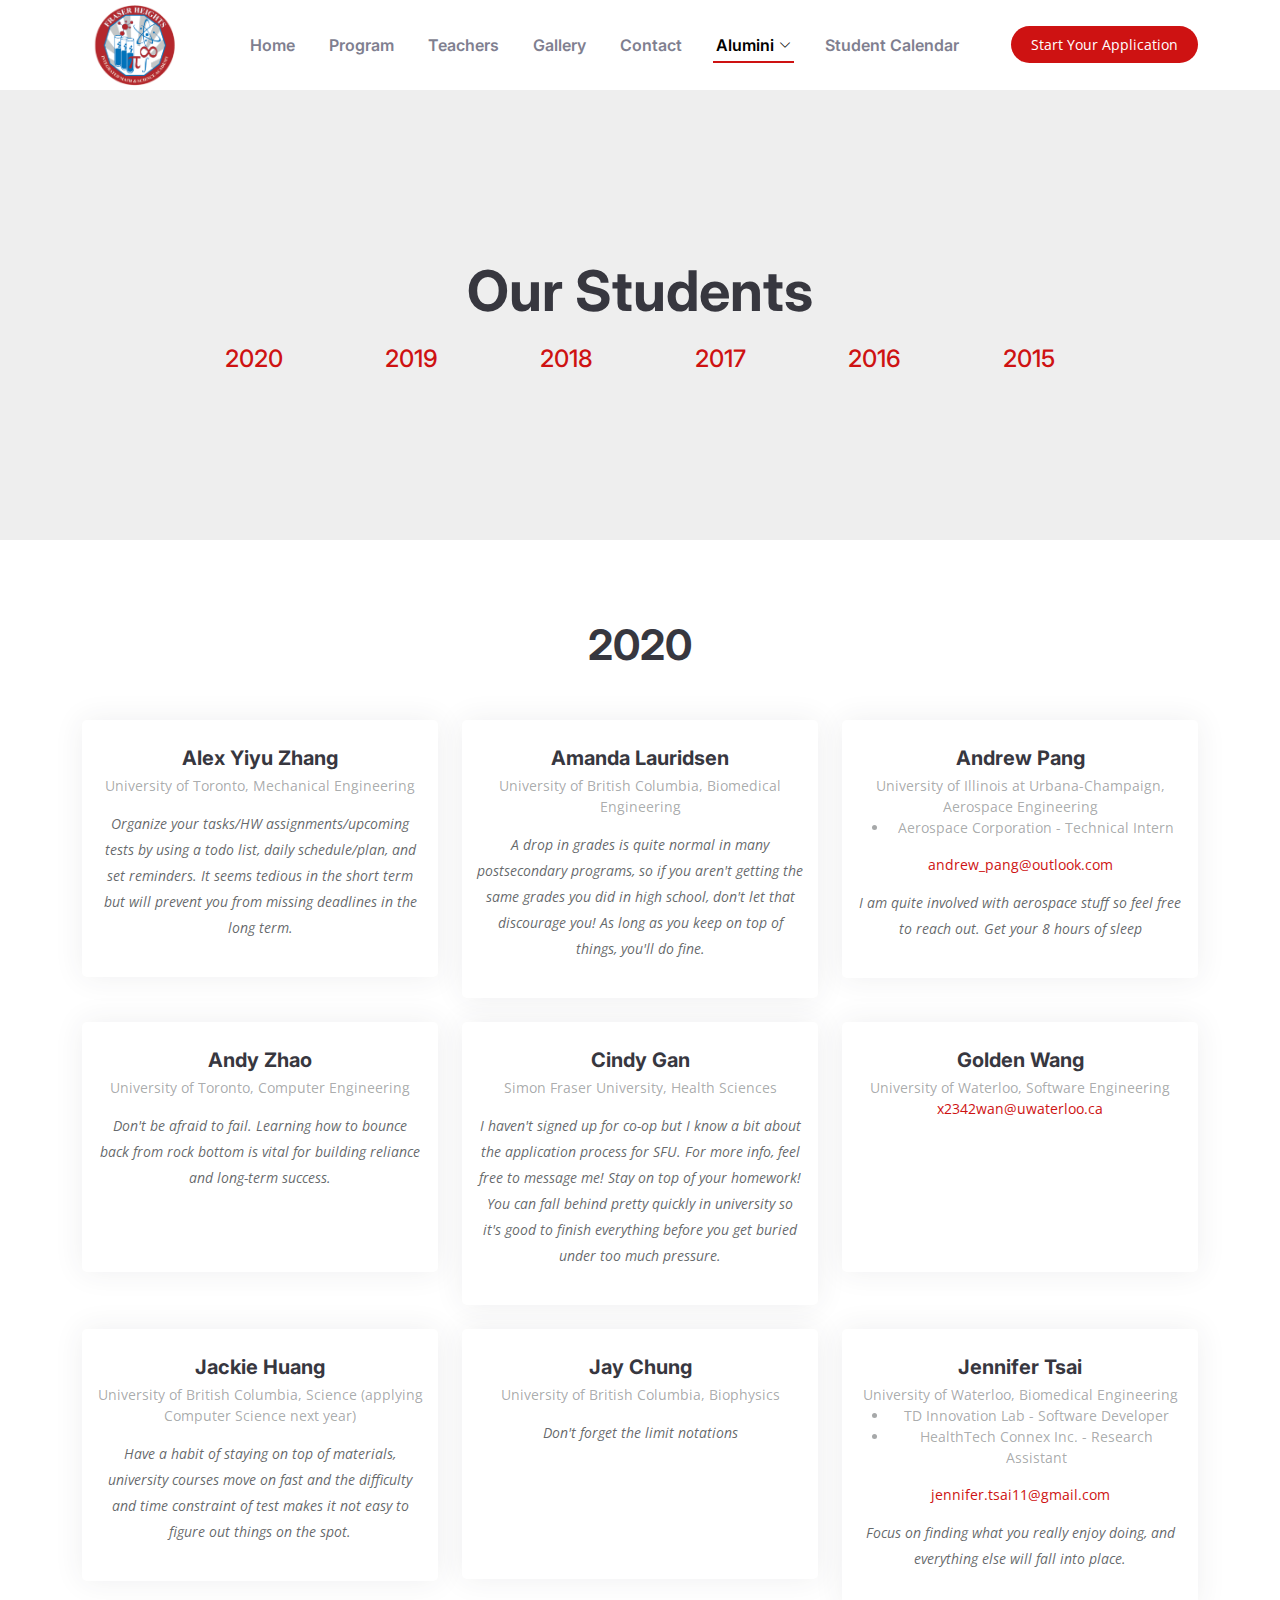
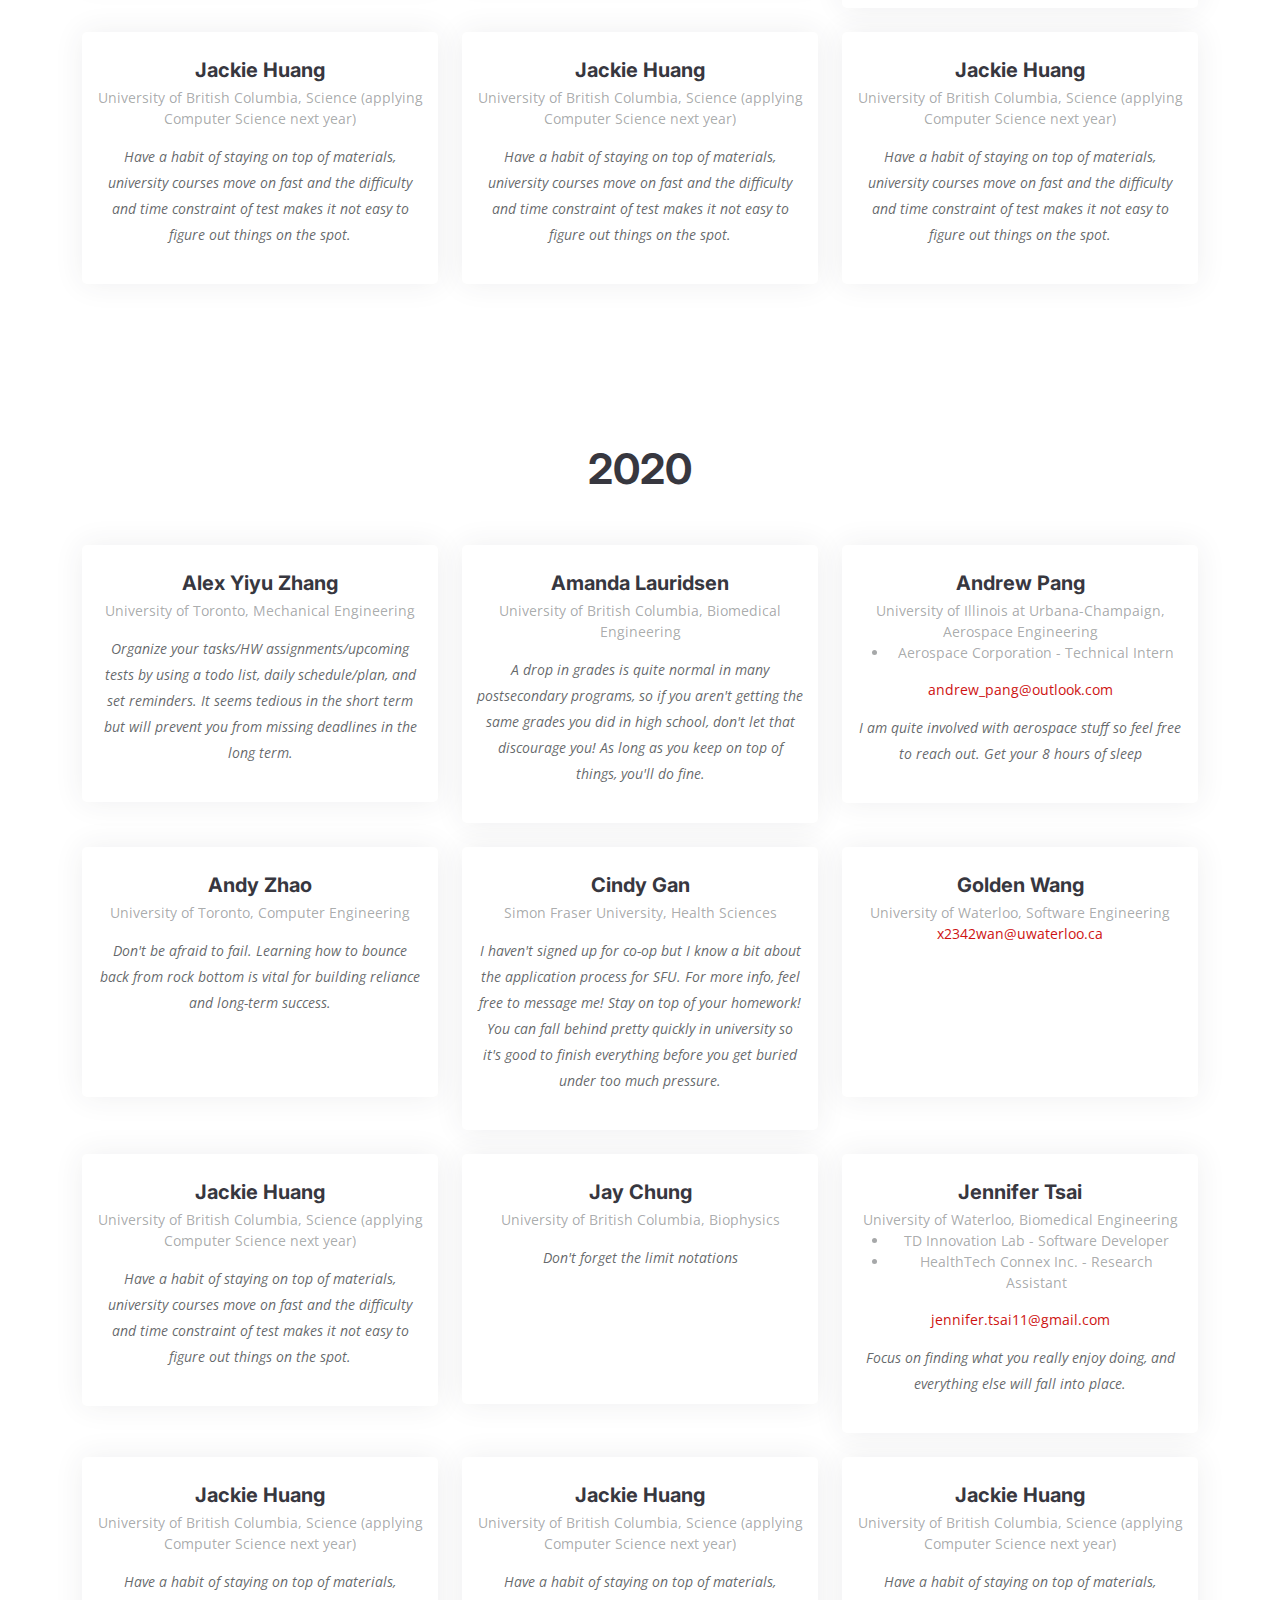
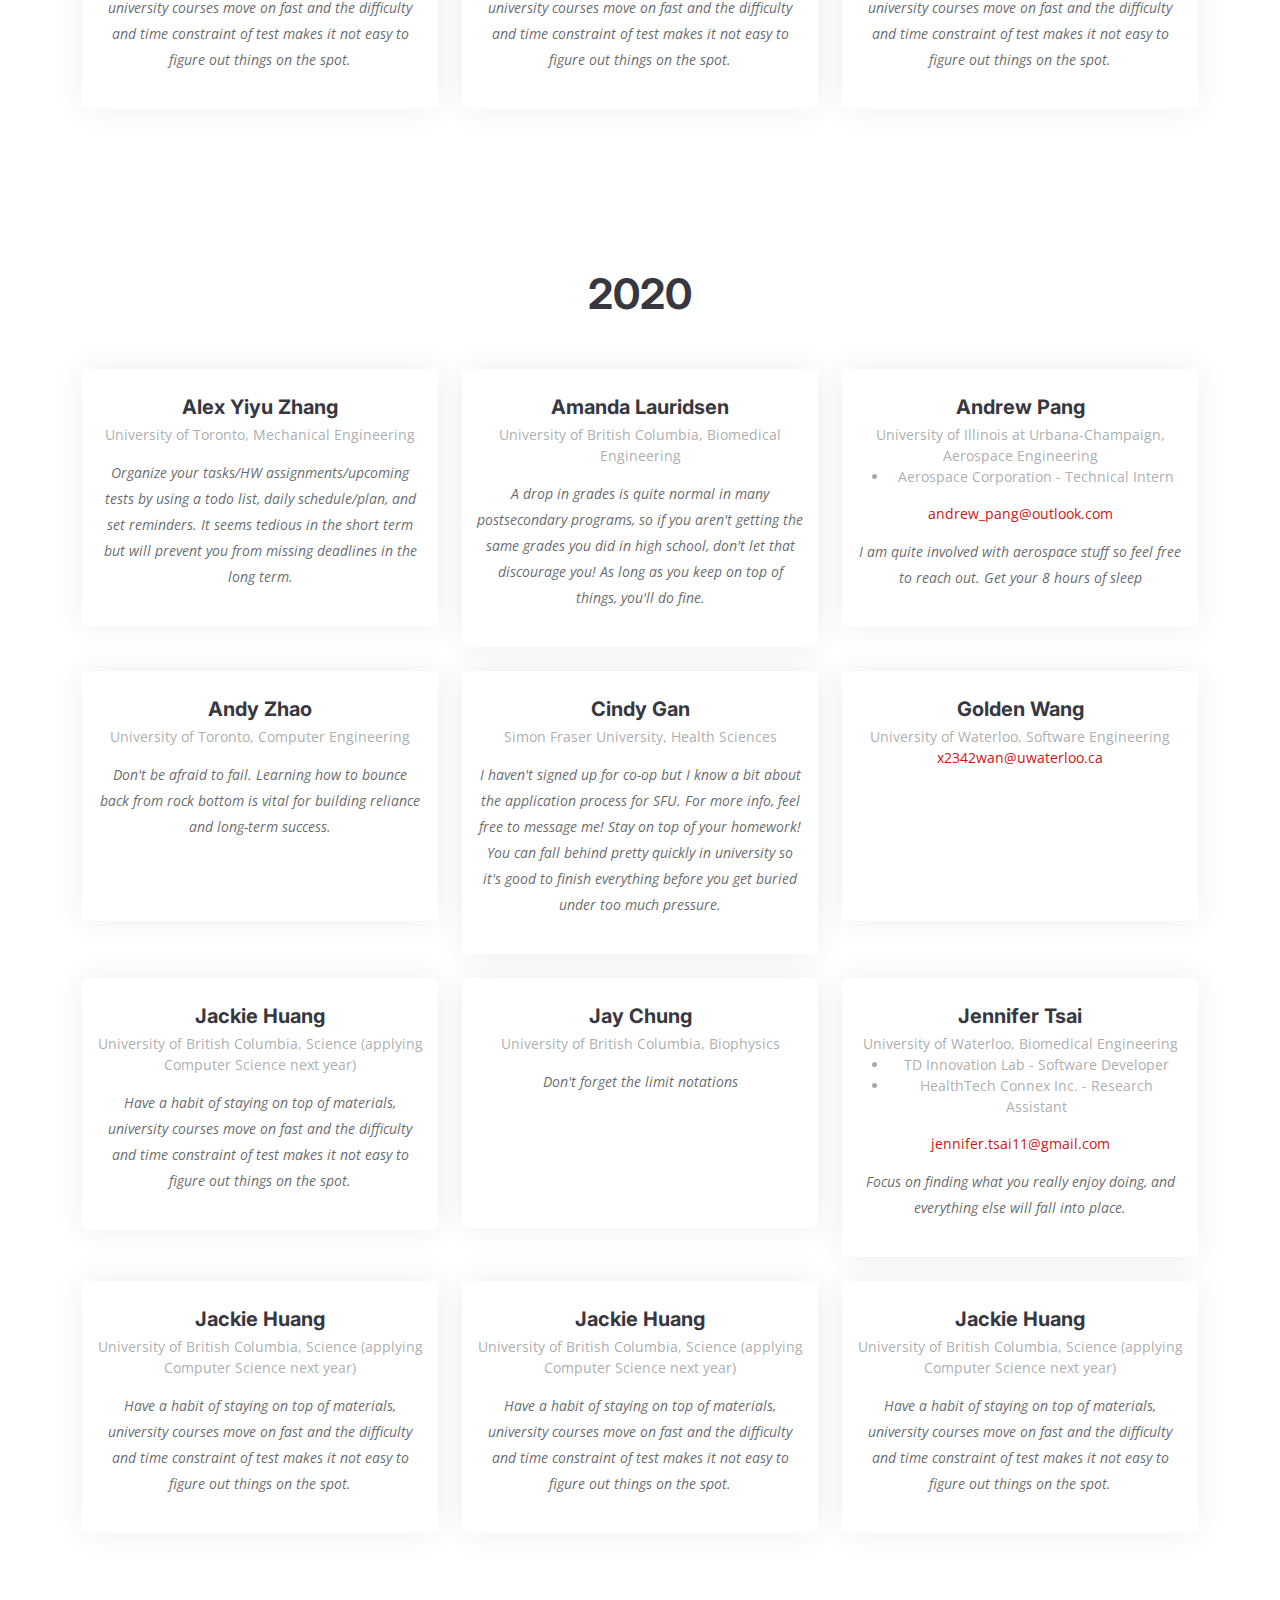
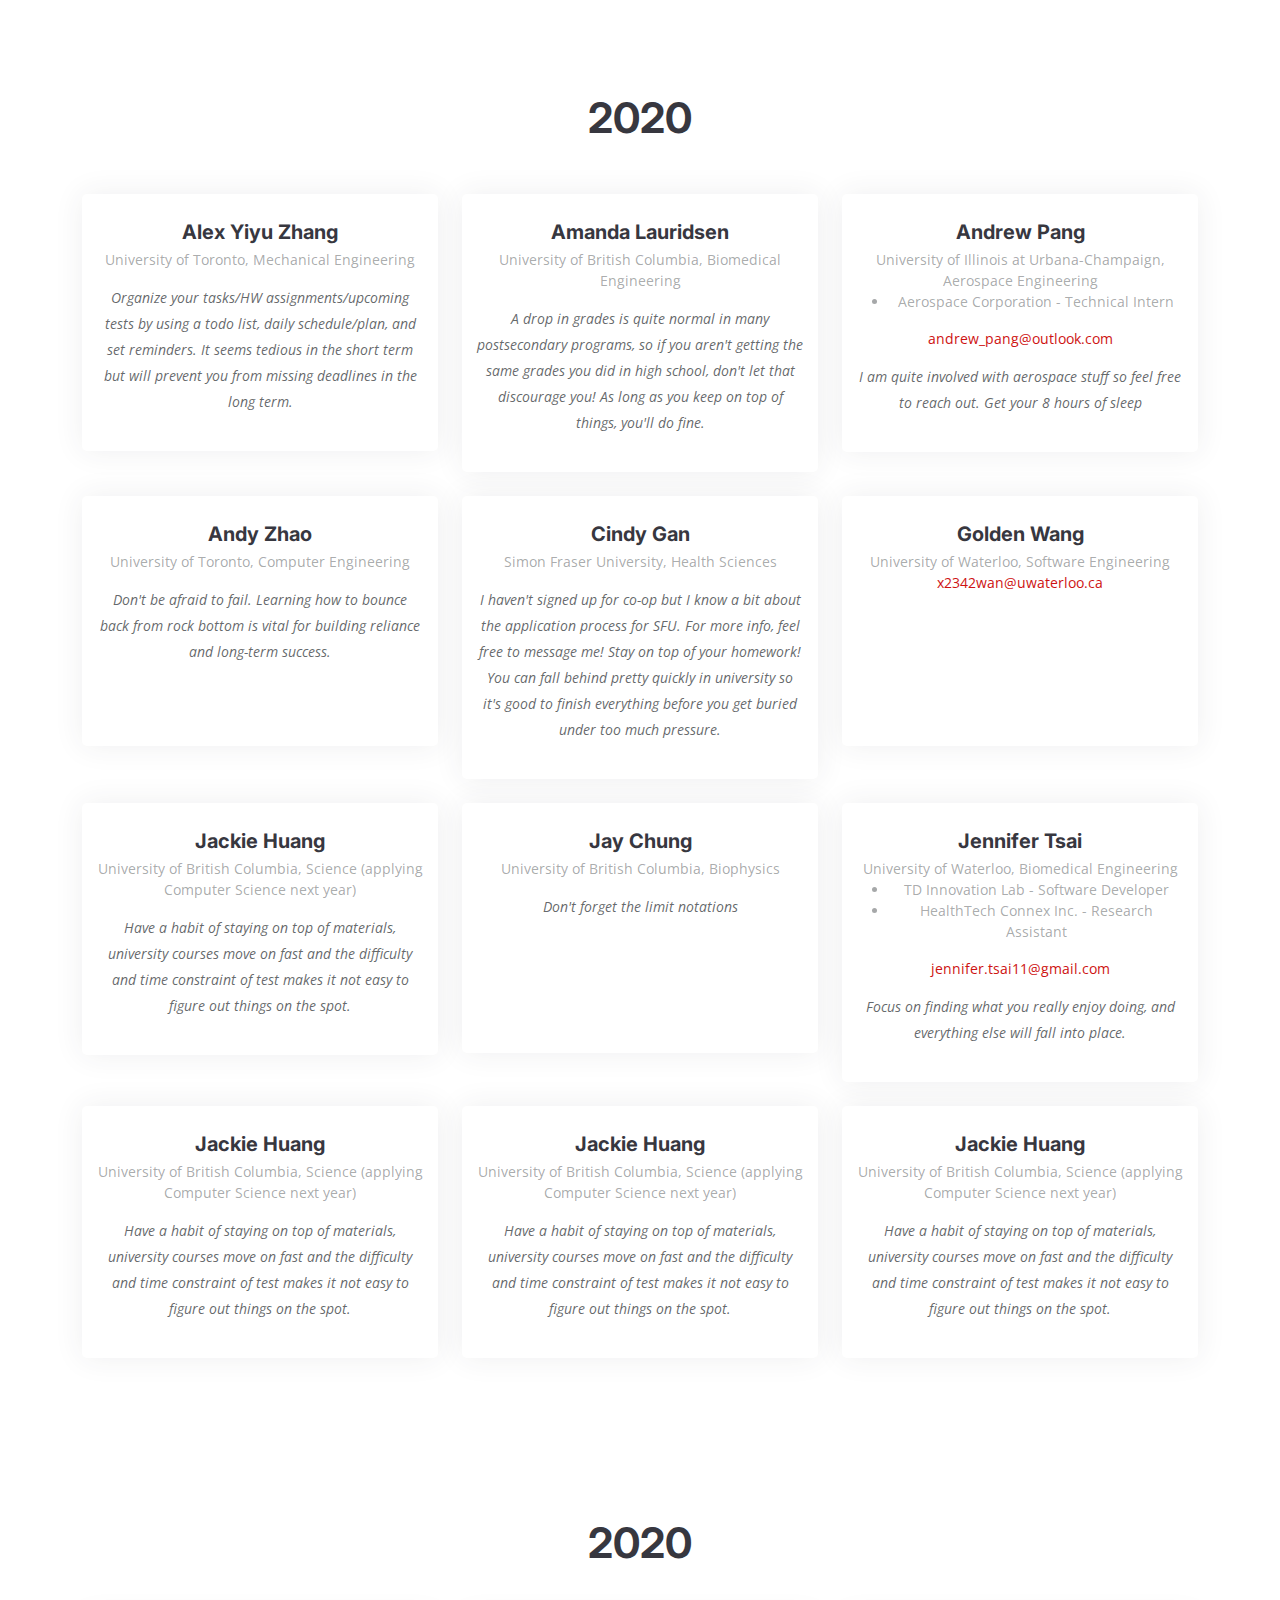
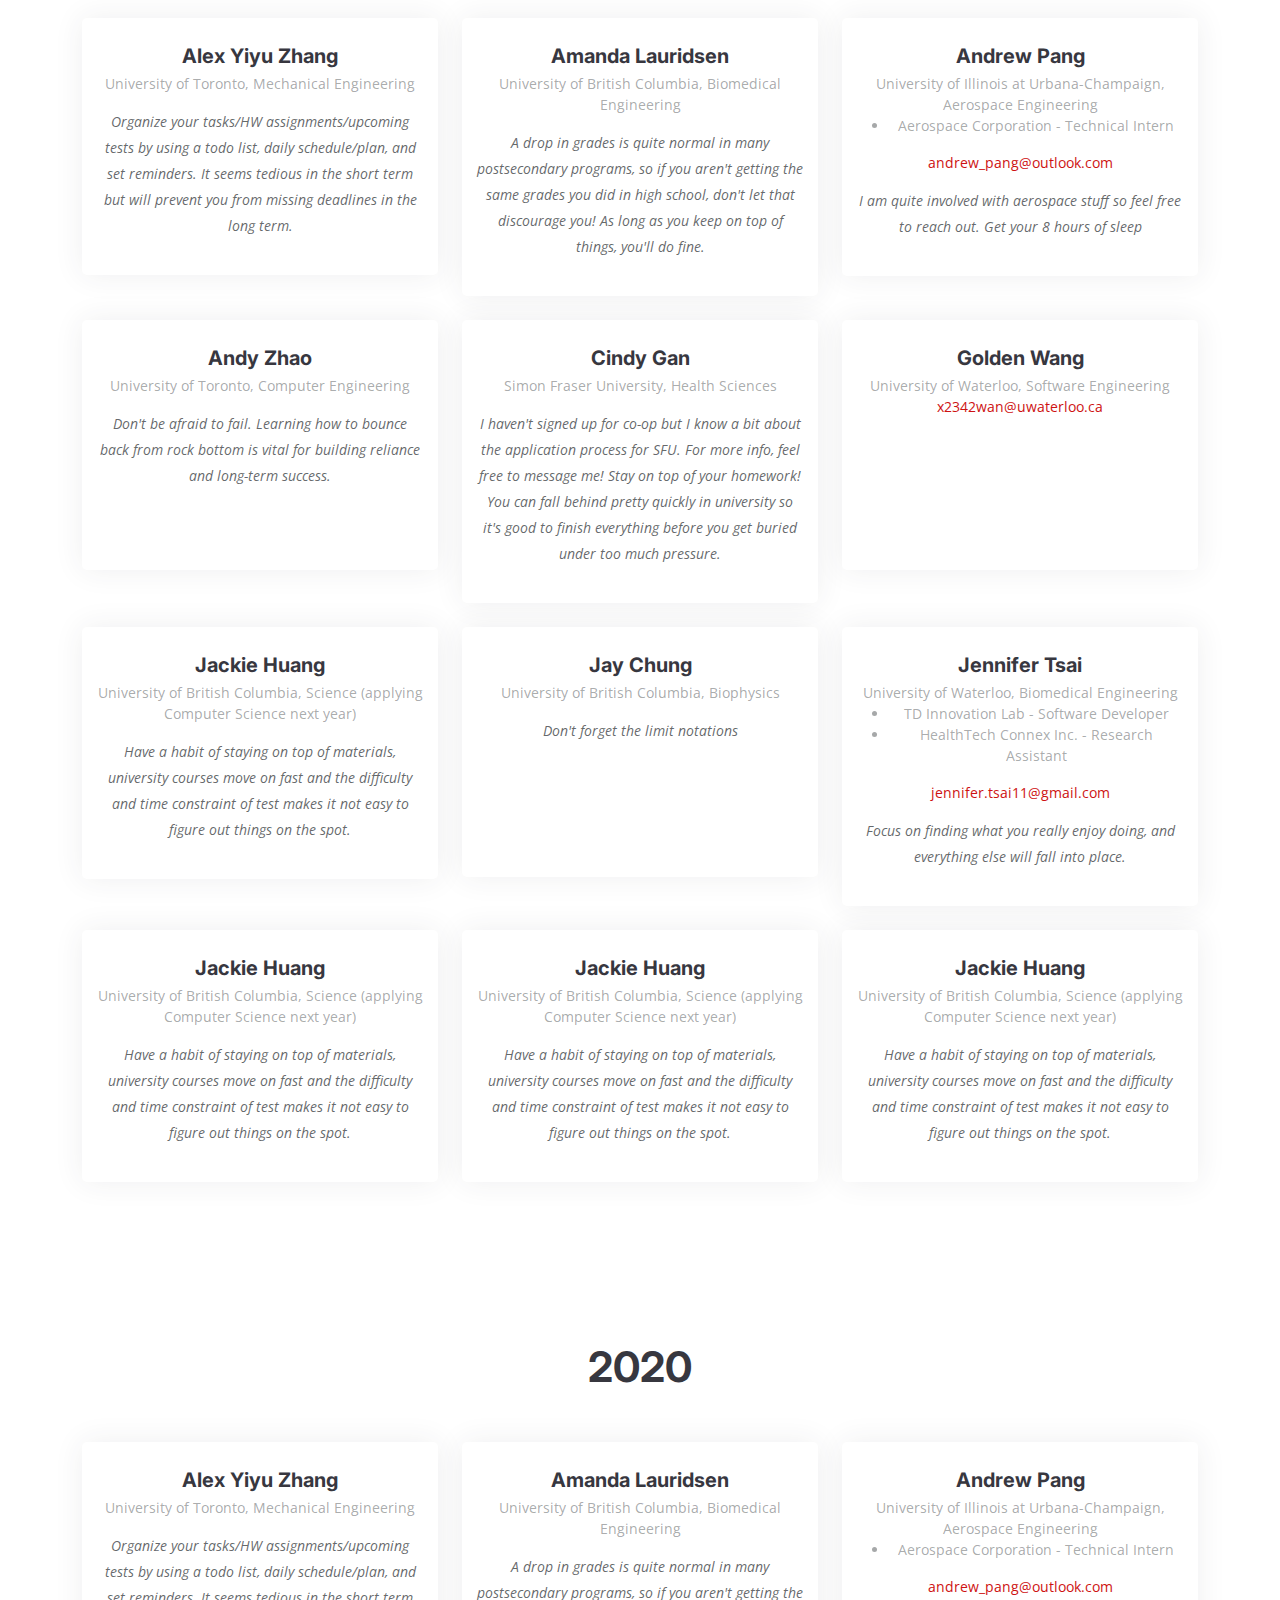
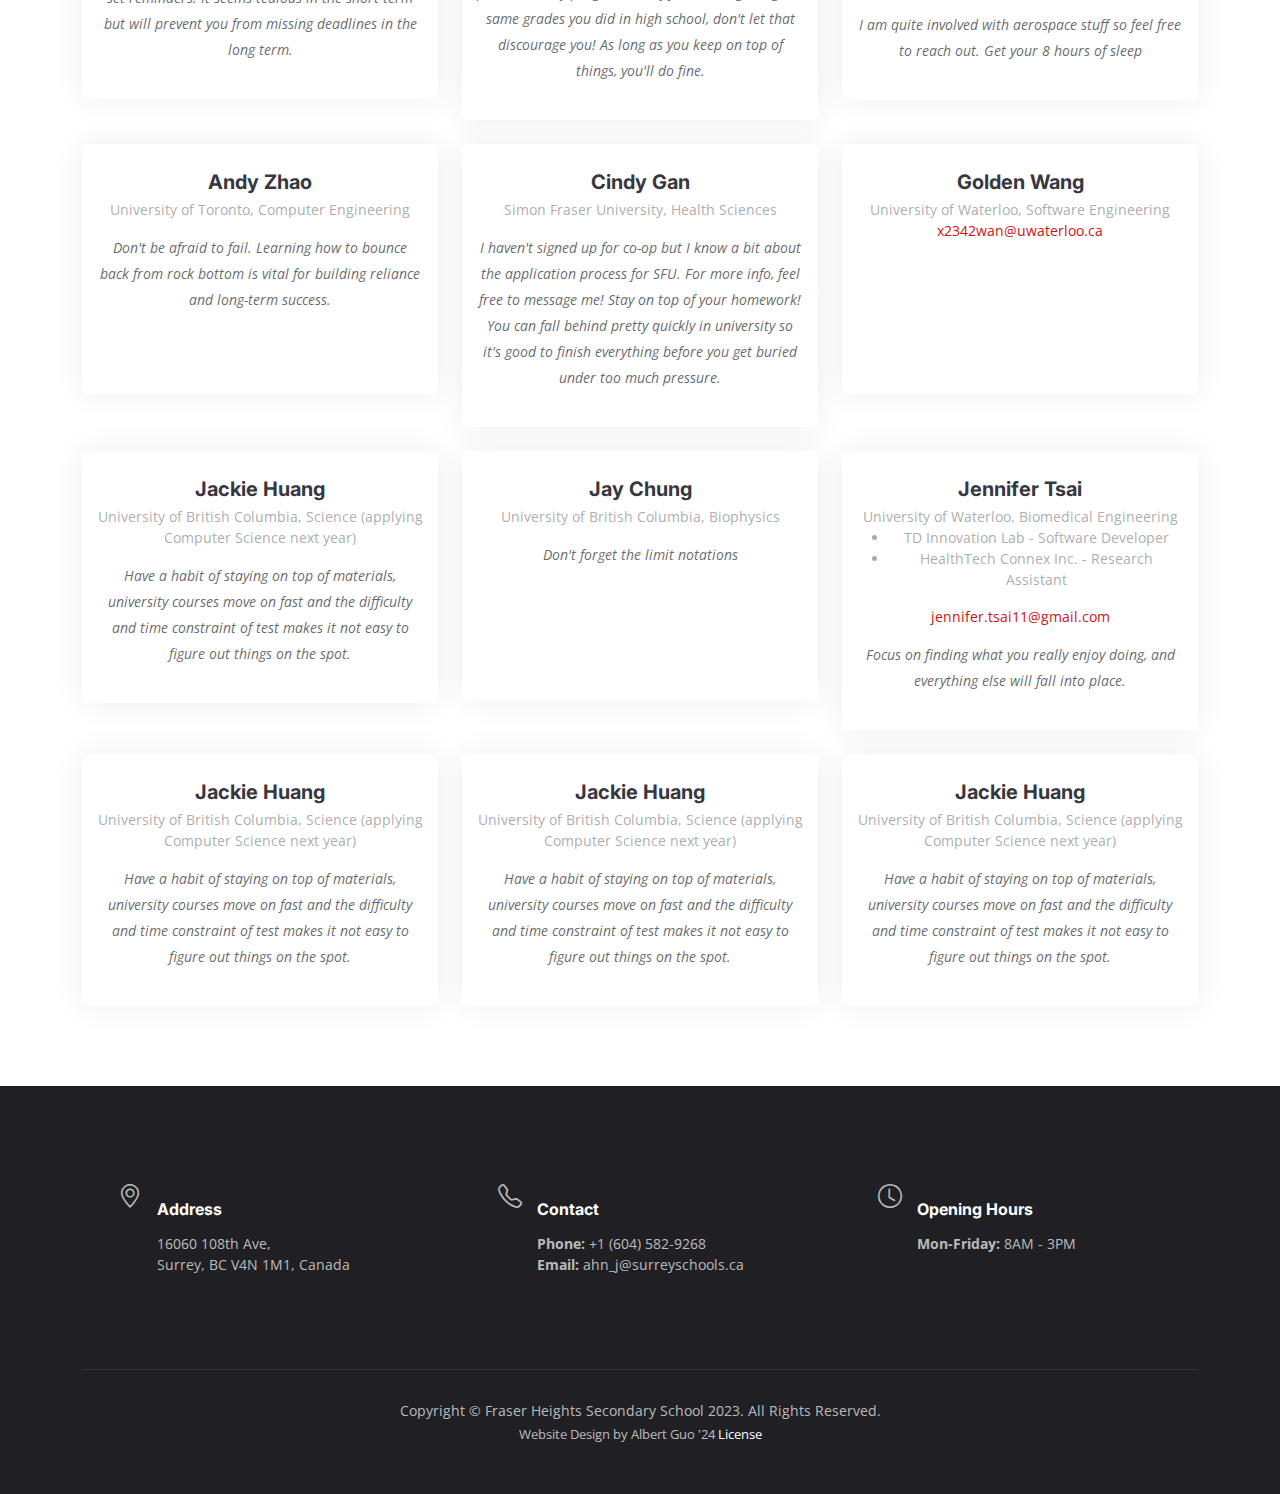
<file: alumini.html>
<!DOCTYPE html>
<html lang="en">

<head>
  <meta charset="utf-8">
  <meta content="width=device-width, initial-scale=1.0" name="viewport">

  <title>Science Academy - Home</title>
  <meta content="" name="description">
  <meta content="" name="keywords">

  <!-- Favicons -->
  <link href="assets/img/favicon.png" rel="icon">
  <link href="assets/img/apple-touch-icon.png" rel="apple-touch-icon">

  <!-- Google Fonts -->
  <link rel="preconnect" href="https://fonts.googleapis.com">
  <link rel="preconnect" href="https://fonts.gstatic.com" crossorigin>
  <link href="https://fonts.googleapis.com/css2?family=Open+Sans:ital,wght@0,300;0,400;0,500;0,600;0,700;1,300;1,400;1,600;1,700&family=Amatic+SC:ital,wght@0,300;0,400;0,500;0,600;0,700;1,300;1,400;1,500;1,600;1,700&family=Inter:ital,wght@0,300;0,400;0,500;0,600;0,700;1,300;1,400;1,500;1,600;1,700&display=swap" rel="stylesheet">

  <!-- Vendor CSS Files -->
  <link href="assets/vendor/bootstrap/css/bootstrap.min.css" rel="stylesheet">
  <link href="assets/vendor/bootstrap-icons/bootstrap-icons.css" rel="stylesheet">
  <link href="assets/vendor/aos/aos.css" rel="stylesheet">
  <link href="assets/vendor/glightbox/css/glightbox.min.css" rel="stylesheet">
  <link href="assets/vendor/swiper/swiper-bundle.min.css" rel="stylesheet">

  <!-- Template Main CSS File -->
  <link href="assets/css/main.css" rel="stylesheet">

  <!-- =======================================================
  * Template Name: Yummy
  * Updated: Jul 27 2023 with Bootstrap v5.3.1
  * Template URL: https://bootstrapmade.com/yummy-bootstrap-restaurant-website-template/
  * Author: BootstrapMade.com
  * License: https://bootstrapmade.com/license/
  ======================================================== -->
</head>

<body>

  <!-- ======= Header ======= -->
  <header id="header" class="header fixed-top d-flex align-items-center">
    <div class="container d-flex align-items-center justify-content-between">
      <a href="index.html" class="logo d-flex align-items-center me-auto me-lg-0">
        <!-- Uncomment the line below if you also wish to use an image logo -->
        <img src="assets/img/logo.png" alt="">
      </a>

      <nav id="navbar" class="navbar">
        <ul>
          <li><a href="index.html#hero">Home</a></li>
          <li><a href="index.html#program">Program</a></li>
          <li><a href="index.html#teachers">Teachers</a></li>
          <li><a href="index.html#gallery">Gallery</a></li>
          <li><a href="index.html#contact">Contact</a></li>
          <li class="dropdown"><a href="alumini.html" class="active"><span>Alumini</span> <i class="bi bi-chevron-down dropdown-indicator"></i></a>
            <ul>
              <li><a href="#2020">2020</a></li>
              <li><a href="#2019">2019</a></li>
              <li><a href="#2018">2018</a></li>
              <li><a href="#2017">2017</a></li>
              <li><a href="#2016">2016</a></li>
              <li><a href="#2015">2015</a></li>
            </ul>
          </li>
          <li><a href="calendar.html">Student Calendar</a></li>
        </ul>
      </nav><!-- .navbar -->

      <a class="btn-book-a-table" href="application_form_2023.pdf" download>Start Your Application</a>
      <i class="mobile-nav-toggle mobile-nav-show bi bi-list"></i>
      <i class="mobile-nav-toggle mobile-nav-hide d-none bi bi-x"></i>
    </div>
  </header><!-- End Header -->

  <!-- ======= Hero Section ======= -->
  <section class="hero d-flex align-items-center section-bg">
    <div class="container p-5 text-center">
      <h2>Our Students</h2>
        <h4>
          <a href="#2020" class="m-5">2020</a>
          <a href="#2019" class="m-5">2019</a>
          <a href="#2018" class="m-5">2018</a>
          <a href="#2017" class="m-5">2017</a>
          <a href="#2016" class="m-5">2016</a>
          <a href="#2015" class="m-5">2015</a>
        </h4>
    </div>
  </section><!-- End Hero Section -->

  <main id="main">

    <!-- ======= Chefs Section ======= -->
    <section id="2020" class="chefs">
      <div class="container">

        <div class="section-header">
          <h2>2020</h2>
        </div>

        <div class="row gy-4">
          <div class="col-lg-4 col-md-6 align-items-stretch">
            <div class="chef-member">
              <div class="member-info">
                <h4>Alex Yiyu Zhang</h4>
                <span>University of Toronto, Mechanical Engineering</span>
                <p>Organize your tasks/HW assignments/upcoming tests by using a todo list, daily schedule/plan, and set reminders. It seems tedious in the short term but will prevent you from missing deadlines in the long term.</p>
              </div>
            </div>
          </div><!-- End Chefs Member -->

          <div class="col-lg-4 col-md-6 align-items-stretch">
            <div class="chef-member">
              <div class="member-info">
                <h4>Amanda Lauridsen</h4>
                <span>University of British Columbia, Biomedical Engineering</span>
                <p>A drop in grades is quite normal in many postsecondary programs, so if you aren't getting the same grades you did in high school, don't let that discourage you! As long as you keep on top of things, you'll do fine.</p>
              </div>
            </div>
          </div><!-- End Chefs Member -->

          <div class="col-lg-4 col-md-6 align-items-stretch">
            <div class="chef-member">
              <div class="member-info">
                <h4>Andrew Pang</h4>
                <span>University of Illinois at Urbana-Champaign, Aerospace Engineering</span>
                <span>
                  <ul>
                    <li>Aerospace Corporation - Technical Intern</li>
                  </ul></span>
                <span><a href="mailto:andrew_pang@outlook.com">andrew_pang@outlook.com</a></span>
                <p>I am quite involved with aerospace stuff so feel free to reach out. Get your 8 hours of sleep</p>
              </div>
            </div>
          </div><!-- End Chefs Member -->

          <div class="col-lg-4 col-md-6 align-items-stretch">
            <div class="chef-member">
              <div class="member-info">
                <h4>Andy Zhao</h4>
                <span>University of Toronto, Computer Engineering</span>
                <p>Don't be afraid to fail. Learning how to bounce back from rock bottom is vital for building reliance and long-term success.</p>
              </div>
            </div>
          </div><!-- End Chefs Member -->

          <div class="col-lg-4 col-md-6 align-items-stretch">
            <div class="chef-member">
              <div class="member-info">
                <h4>Cindy Gan</h4>
                <span>Simon Fraser University, Health Sciences</span>
                <p>I haven't signed up for co-op but I know a bit about the application process for SFU. For more info, feel free to message me! Stay on top of your homework! You can fall behind pretty quickly in university so it's good to finish everything before you get buried under too much pressure.</p>
              </div>
            </div>
          </div><!-- End Chefs Member -->

          <div class="col-lg-4 col-md-6 align-items-stretch">
            <div class="chef-member">
              <div class="member-info">
                <h4>Golden Wang</h4>
                <span>University of Waterloo, Software Engineering</span>
                <span><a href="mailto:x2342wan@uwaterloo.ca">x2342wan@uwaterloo.ca</a></span>
              </div>
            </div>
          </div><!-- End Chefs Member -->

          <div class="col-lg-4 col-md-6 align-items-stretch">
            <div class="chef-member">
              <div class="member-info">
                <h4>Jackie Huang</h4>
                <span>University of British Columbia, Science (applying Computer Science next year)</span>
                <p>Have a habit of staying on top of materials, university courses move on fast and the difficulty and time constraint of test makes it not easy to figure out things on the spot.</p>
              </div>
            </div>
          </div><!-- End Chefs Member -->

          <div class="col-lg-4 col-md-6 align-items-stretch">
            <div class="chef-member">
              <div class="member-info">
                <h4>Jay Chung</h4>
                <span>University of British Columbia, Biophysics</span>
                <p>Don't forget the limit notations</p>
              </div>
            </div>
          </div><!-- End Chefs Member -->

          <div class="col-lg-4 col-md-6 align-items-stretch">
            <div class="chef-member">
              <div class="member-info">
                <h4>Jennifer Tsai</h4>
                <span>University of Waterloo, Biomedical Engineering</span>
                <span>
                  <ul>
                    <li>TD Innovation Lab - Software Developer</li>
                    <li>HealthTech Connex Inc. - Research Assistant</li>
                  </ul>
                </span>
                <span><a href="mailto:jennifer.tsai11@gmail.com">jennifer.tsai11@gmail.com</a></span>
                <p>Focus on finding what you really enjoy doing, and everything else will fall into place.</p>
              </div>
            </div>
          </div><!-- End Chefs Member -->

          <div class="col-lg-4 col-md-6 align-items-stretch">
            <div class="chef-member">
              <div class="member-info">
                <h4>Jackie Huang</h4>
                <span>University of British Columbia, Science (applying Computer Science next year)</span>
                <p>Have a habit of staying on top of materials, university courses move on fast and the difficulty and time constraint of test makes it not easy to figure out things on the spot.</p>
              </div>
            </div>
          </div><!-- End Chefs Member -->

          <div class="col-lg-4 col-md-6 align-items-stretch">
            <div class="chef-member">
              <div class="member-info">
                <h4>Jackie Huang</h4>
                <span>University of British Columbia, Science (applying Computer Science next year)</span>
                <p>Have a habit of staying on top of materials, university courses move on fast and the difficulty and time constraint of test makes it not easy to figure out things on the spot.</p>
              </div>
            </div>
          </div><!-- End Chefs Member -->

          <div class="col-lg-4 col-md-6 align-items-stretch">
            <div class="chef-member">
              <div class="member-info">
                <h4>Jackie Huang</h4>
                <span>University of British Columbia, Science (applying Computer Science next year)</span>
                <p>Have a habit of staying on top of materials, university courses move on fast and the difficulty and time constraint of test makes it not easy to figure out things on the spot.</p>
              </div>
            </div>
          </div><!-- End Chefs Member -->
        </div>
      </div>
    </section><!-- End Chefs Section -->

    <section id="2019" class="chefs">
      <div class="container">

        <div class="section-header">
          <h2>2020</h2>
        </div>

        <div class="row gy-4">
          <div class="col-lg-4 col-md-6 align-items-stretch">
            <div class="chef-member">
              <div class="member-info">
                <h4>Alex Yiyu Zhang</h4>
                <span>University of Toronto, Mechanical Engineering</span>
                <p>Organize your tasks/HW assignments/upcoming tests by using a todo list, daily schedule/plan, and set reminders. It seems tedious in the short term but will prevent you from missing deadlines in the long term.</p>
              </div>
            </div>
          </div><!-- End Chefs Member -->

          <div class="col-lg-4 col-md-6 align-items-stretch">
            <div class="chef-member">
              <div class="member-info">
                <h4>Amanda Lauridsen</h4>
                <span>University of British Columbia, Biomedical Engineering</span>
                <p>A drop in grades is quite normal in many postsecondary programs, so if you aren't getting the same grades you did in high school, don't let that discourage you! As long as you keep on top of things, you'll do fine.</p>
              </div>
            </div>
          </div><!-- End Chefs Member -->

          <div class="col-lg-4 col-md-6 align-items-stretch">
            <div class="chef-member">
              <div class="member-info">
                <h4>Andrew Pang</h4>
                <span>University of Illinois at Urbana-Champaign, Aerospace Engineering</span>
                <span>
                  <ul>
                    <li>Aerospace Corporation - Technical Intern</li>
                  </ul></span>
                <span><a href="mailto:andrew_pang@outlook.com">andrew_pang@outlook.com</a></span>
                <p>I am quite involved with aerospace stuff so feel free to reach out. Get your 8 hours of sleep</p>
              </div>
            </div>
          </div><!-- End Chefs Member -->

          <div class="col-lg-4 col-md-6 align-items-stretch">
            <div class="chef-member">
              <div class="member-info">
                <h4>Andy Zhao</h4>
                <span>University of Toronto, Computer Engineering</span>
                <p>Don't be afraid to fail. Learning how to bounce back from rock bottom is vital for building reliance and long-term success.</p>
              </div>
            </div>
          </div><!-- End Chefs Member -->

          <div class="col-lg-4 col-md-6 align-items-stretch">
            <div class="chef-member">
              <div class="member-info">
                <h4>Cindy Gan</h4>
                <span>Simon Fraser University, Health Sciences</span>
                <p>I haven't signed up for co-op but I know a bit about the application process for SFU. For more info, feel free to message me! Stay on top of your homework! You can fall behind pretty quickly in university so it's good to finish everything before you get buried under too much pressure.</p>
              </div>
            </div>
          </div><!-- End Chefs Member -->

          <div class="col-lg-4 col-md-6 align-items-stretch">
            <div class="chef-member">
              <div class="member-info">
                <h4>Golden Wang</h4>
                <span>University of Waterloo, Software Engineering</span>
                <span><a href="mailto:x2342wan@uwaterloo.ca">x2342wan@uwaterloo.ca</a></span>
              </div>
            </div>
          </div><!-- End Chefs Member -->

          <div class="col-lg-4 col-md-6 align-items-stretch">
            <div class="chef-member">
              <div class="member-info">
                <h4>Jackie Huang</h4>
                <span>University of British Columbia, Science (applying Computer Science next year)</span>
                <p>Have a habit of staying on top of materials, university courses move on fast and the difficulty and time constraint of test makes it not easy to figure out things on the spot.</p>
              </div>
            </div>
          </div><!-- End Chefs Member -->

          <div class="col-lg-4 col-md-6 align-items-stretch">
            <div class="chef-member">
              <div class="member-info">
                <h4>Jay Chung</h4>
                <span>University of British Columbia, Biophysics</span>
                <p>Don't forget the limit notations</p>
              </div>
            </div>
          </div><!-- End Chefs Member -->

          <div class="col-lg-4 col-md-6 align-items-stretch">
            <div class="chef-member">
              <div class="member-info">
                <h4>Jennifer Tsai</h4>
                <span>University of Waterloo, Biomedical Engineering</span>
                <span>
                  <ul>
                    <li>TD Innovation Lab - Software Developer</li>
                    <li>HealthTech Connex Inc. - Research Assistant</li>
                  </ul>
                </span>
                <span><a href="mailto:jennifer.tsai11@gmail.com">jennifer.tsai11@gmail.com</a></span>
                <p>Focus on finding what you really enjoy doing, and everything else will fall into place.</p>
              </div>
            </div>
          </div><!-- End Chefs Member -->

          <div class="col-lg-4 col-md-6 align-items-stretch">
            <div class="chef-member">
              <div class="member-info">
                <h4>Jackie Huang</h4>
                <span>University of British Columbia, Science (applying Computer Science next year)</span>
                <p>Have a habit of staying on top of materials, university courses move on fast and the difficulty and time constraint of test makes it not easy to figure out things on the spot.</p>
              </div>
            </div>
          </div><!-- End Chefs Member -->

          <div class="col-lg-4 col-md-6 align-items-stretch">
            <div class="chef-member">
              <div class="member-info">
                <h4>Jackie Huang</h4>
                <span>University of British Columbia, Science (applying Computer Science next year)</span>
                <p>Have a habit of staying on top of materials, university courses move on fast and the difficulty and time constraint of test makes it not easy to figure out things on the spot.</p>
              </div>
            </div>
          </div><!-- End Chefs Member -->

          <div class="col-lg-4 col-md-6 align-items-stretch">
            <div class="chef-member">
              <div class="member-info">
                <h4>Jackie Huang</h4>
                <span>University of British Columbia, Science (applying Computer Science next year)</span>
                <p>Have a habit of staying on top of materials, university courses move on fast and the difficulty and time constraint of test makes it not easy to figure out things on the spot.</p>
              </div>
            </div>
          </div><!-- End Chefs Member -->
        </div>
      </div>
    </section><!-- End Chefs Section -->

    <section id="2018" class="chefs">
      <div class="container">

        <div class="section-header">
          <h2>2020</h2>
        </div>

        <div class="row gy-4">
          <div class="col-lg-4 col-md-6 align-items-stretch">
            <div class="chef-member">
              <div class="member-info">
                <h4>Alex Yiyu Zhang</h4>
                <span>University of Toronto, Mechanical Engineering</span>
                <p>Organize your tasks/HW assignments/upcoming tests by using a todo list, daily schedule/plan, and set reminders. It seems tedious in the short term but will prevent you from missing deadlines in the long term.</p>
              </div>
            </div>
          </div><!-- End Chefs Member -->

          <div class="col-lg-4 col-md-6 align-items-stretch">
            <div class="chef-member">
              <div class="member-info">
                <h4>Amanda Lauridsen</h4>
                <span>University of British Columbia, Biomedical Engineering</span>
                <p>A drop in grades is quite normal in many postsecondary programs, so if you aren't getting the same grades you did in high school, don't let that discourage you! As long as you keep on top of things, you'll do fine.</p>
              </div>
            </div>
          </div><!-- End Chefs Member -->

          <div class="col-lg-4 col-md-6 align-items-stretch">
            <div class="chef-member">
              <div class="member-info">
                <h4>Andrew Pang</h4>
                <span>University of Illinois at Urbana-Champaign, Aerospace Engineering</span>
                <span>
                  <ul>
                    <li>Aerospace Corporation - Technical Intern</li>
                  </ul></span>
                <span><a href="mailto:andrew_pang@outlook.com">andrew_pang@outlook.com</a></span>
                <p>I am quite involved with aerospace stuff so feel free to reach out. Get your 8 hours of sleep</p>
              </div>
            </div>
          </div><!-- End Chefs Member -->

          <div class="col-lg-4 col-md-6 align-items-stretch">
            <div class="chef-member">
              <div class="member-info">
                <h4>Andy Zhao</h4>
                <span>University of Toronto, Computer Engineering</span>
                <p>Don't be afraid to fail. Learning how to bounce back from rock bottom is vital for building reliance and long-term success.</p>
              </div>
            </div>
          </div><!-- End Chefs Member -->

          <div class="col-lg-4 col-md-6 align-items-stretch">
            <div class="chef-member">
              <div class="member-info">
                <h4>Cindy Gan</h4>
                <span>Simon Fraser University, Health Sciences</span>
                <p>I haven't signed up for co-op but I know a bit about the application process for SFU. For more info, feel free to message me! Stay on top of your homework! You can fall behind pretty quickly in university so it's good to finish everything before you get buried under too much pressure.</p>
              </div>
            </div>
          </div><!-- End Chefs Member -->

          <div class="col-lg-4 col-md-6 align-items-stretch">
            <div class="chef-member">
              <div class="member-info">
                <h4>Golden Wang</h4>
                <span>University of Waterloo, Software Engineering</span>
                <span><a href="mailto:x2342wan@uwaterloo.ca">x2342wan@uwaterloo.ca</a></span>
              </div>
            </div>
          </div><!-- End Chefs Member -->

          <div class="col-lg-4 col-md-6 align-items-stretch">
            <div class="chef-member">
              <div class="member-info">
                <h4>Jackie Huang</h4>
                <span>University of British Columbia, Science (applying Computer Science next year)</span>
                <p>Have a habit of staying on top of materials, university courses move on fast and the difficulty and time constraint of test makes it not easy to figure out things on the spot.</p>
              </div>
            </div>
          </div><!-- End Chefs Member -->

          <div class="col-lg-4 col-md-6 align-items-stretch">
            <div class="chef-member">
              <div class="member-info">
                <h4>Jay Chung</h4>
                <span>University of British Columbia, Biophysics</span>
                <p>Don't forget the limit notations</p>
              </div>
            </div>
          </div><!-- End Chefs Member -->

          <div class="col-lg-4 col-md-6 align-items-stretch">
            <div class="chef-member">
              <div class="member-info">
                <h4>Jennifer Tsai</h4>
                <span>University of Waterloo, Biomedical Engineering</span>
                <span>
                  <ul>
                    <li>TD Innovation Lab - Software Developer</li>
                    <li>HealthTech Connex Inc. - Research Assistant</li>
                  </ul>
                </span>
                <span><a href="mailto:jennifer.tsai11@gmail.com">jennifer.tsai11@gmail.com</a></span>
                <p>Focus on finding what you really enjoy doing, and everything else will fall into place.</p>
              </div>
            </div>
          </div><!-- End Chefs Member -->

          <div class="col-lg-4 col-md-6 align-items-stretch">
            <div class="chef-member">
              <div class="member-info">
                <h4>Jackie Huang</h4>
                <span>University of British Columbia, Science (applying Computer Science next year)</span>
                <p>Have a habit of staying on top of materials, university courses move on fast and the difficulty and time constraint of test makes it not easy to figure out things on the spot.</p>
              </div>
            </div>
          </div><!-- End Chefs Member -->

          <div class="col-lg-4 col-md-6 align-items-stretch">
            <div class="chef-member">
              <div class="member-info">
                <h4>Jackie Huang</h4>
                <span>University of British Columbia, Science (applying Computer Science next year)</span>
                <p>Have a habit of staying on top of materials, university courses move on fast and the difficulty and time constraint of test makes it not easy to figure out things on the spot.</p>
              </div>
            </div>
          </div><!-- End Chefs Member -->

          <div class="col-lg-4 col-md-6 align-items-stretch">
            <div class="chef-member">
              <div class="member-info">
                <h4>Jackie Huang</h4>
                <span>University of British Columbia, Science (applying Computer Science next year)</span>
                <p>Have a habit of staying on top of materials, university courses move on fast and the difficulty and time constraint of test makes it not easy to figure out things on the spot.</p>
              </div>
            </div>
          </div><!-- End Chefs Member -->
        </div>
      </div>
    </section><!-- End Chefs Section -->

    <section id="2017" class="chefs">
      <div class="container">

        <div class="section-header">
          <h2>2020</h2>
        </div>

        <div class="row gy-4">
          <div class="col-lg-4 col-md-6 align-items-stretch">
            <div class="chef-member">
              <div class="member-info">
                <h4>Alex Yiyu Zhang</h4>
                <span>University of Toronto, Mechanical Engineering</span>
                <p>Organize your tasks/HW assignments/upcoming tests by using a todo list, daily schedule/plan, and set reminders. It seems tedious in the short term but will prevent you from missing deadlines in the long term.</p>
              </div>
            </div>
          </div><!-- End Chefs Member -->

          <div class="col-lg-4 col-md-6 align-items-stretch">
            <div class="chef-member">
              <div class="member-info">
                <h4>Amanda Lauridsen</h4>
                <span>University of British Columbia, Biomedical Engineering</span>
                <p>A drop in grades is quite normal in many postsecondary programs, so if you aren't getting the same grades you did in high school, don't let that discourage you! As long as you keep on top of things, you'll do fine.</p>
              </div>
            </div>
          </div><!-- End Chefs Member -->

          <div class="col-lg-4 col-md-6 align-items-stretch">
            <div class="chef-member">
              <div class="member-info">
                <h4>Andrew Pang</h4>
                <span>University of Illinois at Urbana-Champaign, Aerospace Engineering</span>
                <span>
                  <ul>
                    <li>Aerospace Corporation - Technical Intern</li>
                  </ul></span>
                <span><a href="mailto:andrew_pang@outlook.com">andrew_pang@outlook.com</a></span>
                <p>I am quite involved with aerospace stuff so feel free to reach out. Get your 8 hours of sleep</p>
              </div>
            </div>
          </div><!-- End Chefs Member -->

          <div class="col-lg-4 col-md-6 align-items-stretch">
            <div class="chef-member">
              <div class="member-info">
                <h4>Andy Zhao</h4>
                <span>University of Toronto, Computer Engineering</span>
                <p>Don't be afraid to fail. Learning how to bounce back from rock bottom is vital for building reliance and long-term success.</p>
              </div>
            </div>
          </div><!-- End Chefs Member -->

          <div class="col-lg-4 col-md-6 align-items-stretch">
            <div class="chef-member">
              <div class="member-info">
                <h4>Cindy Gan</h4>
                <span>Simon Fraser University, Health Sciences</span>
                <p>I haven't signed up for co-op but I know a bit about the application process for SFU. For more info, feel free to message me! Stay on top of your homework! You can fall behind pretty quickly in university so it's good to finish everything before you get buried under too much pressure.</p>
              </div>
            </div>
          </div><!-- End Chefs Member -->

          <div class="col-lg-4 col-md-6 align-items-stretch">
            <div class="chef-member">
              <div class="member-info">
                <h4>Golden Wang</h4>
                <span>University of Waterloo, Software Engineering</span>
                <span><a href="mailto:x2342wan@uwaterloo.ca">x2342wan@uwaterloo.ca</a></span>
              </div>
            </div>
          </div><!-- End Chefs Member -->

          <div class="col-lg-4 col-md-6 align-items-stretch">
            <div class="chef-member">
              <div class="member-info">
                <h4>Jackie Huang</h4>
                <span>University of British Columbia, Science (applying Computer Science next year)</span>
                <p>Have a habit of staying on top of materials, university courses move on fast and the difficulty and time constraint of test makes it not easy to figure out things on the spot.</p>
              </div>
            </div>
          </div><!-- End Chefs Member -->

          <div class="col-lg-4 col-md-6 align-items-stretch">
            <div class="chef-member">
              <div class="member-info">
                <h4>Jay Chung</h4>
                <span>University of British Columbia, Biophysics</span>
                <p>Don't forget the limit notations</p>
              </div>
            </div>
          </div><!-- End Chefs Member -->

          <div class="col-lg-4 col-md-6 align-items-stretch">
            <div class="chef-member">
              <div class="member-info">
                <h4>Jennifer Tsai</h4>
                <span>University of Waterloo, Biomedical Engineering</span>
                <span>
                  <ul>
                    <li>TD Innovation Lab - Software Developer</li>
                    <li>HealthTech Connex Inc. - Research Assistant</li>
                  </ul>
                </span>
                <span><a href="mailto:jennifer.tsai11@gmail.com">jennifer.tsai11@gmail.com</a></span>
                <p>Focus on finding what you really enjoy doing, and everything else will fall into place.</p>
              </div>
            </div>
          </div><!-- End Chefs Member -->

          <div class="col-lg-4 col-md-6 align-items-stretch">
            <div class="chef-member">
              <div class="member-info">
                <h4>Jackie Huang</h4>
                <span>University of British Columbia, Science (applying Computer Science next year)</span>
                <p>Have a habit of staying on top of materials, university courses move on fast and the difficulty and time constraint of test makes it not easy to figure out things on the spot.</p>
              </div>
            </div>
          </div><!-- End Chefs Member -->

          <div class="col-lg-4 col-md-6 align-items-stretch">
            <div class="chef-member">
              <div class="member-info">
                <h4>Jackie Huang</h4>
                <span>University of British Columbia, Science (applying Computer Science next year)</span>
                <p>Have a habit of staying on top of materials, university courses move on fast and the difficulty and time constraint of test makes it not easy to figure out things on the spot.</p>
              </div>
            </div>
          </div><!-- End Chefs Member -->

          <div class="col-lg-4 col-md-6 align-items-stretch">
            <div class="chef-member">
              <div class="member-info">
                <h4>Jackie Huang</h4>
                <span>University of British Columbia, Science (applying Computer Science next year)</span>
                <p>Have a habit of staying on top of materials, university courses move on fast and the difficulty and time constraint of test makes it not easy to figure out things on the spot.</p>
              </div>
            </div>
          </div><!-- End Chefs Member -->
        </div>
      </div>
    </section><!-- End Chefs Section -->

    <section id="2016" class="chefs">
      <div class="container">

        <div class="section-header">
          <h2>2020</h2>
        </div>

        <div class="row gy-4">
          <div class="col-lg-4 col-md-6 align-items-stretch">
            <div class="chef-member">
              <div class="member-info">
                <h4>Alex Yiyu Zhang</h4>
                <span>University of Toronto, Mechanical Engineering</span>
                <p>Organize your tasks/HW assignments/upcoming tests by using a todo list, daily schedule/plan, and set reminders. It seems tedious in the short term but will prevent you from missing deadlines in the long term.</p>
              </div>
            </div>
          </div><!-- End Chefs Member -->

          <div class="col-lg-4 col-md-6 align-items-stretch">
            <div class="chef-member">
              <div class="member-info">
                <h4>Amanda Lauridsen</h4>
                <span>University of British Columbia, Biomedical Engineering</span>
                <p>A drop in grades is quite normal in many postsecondary programs, so if you aren't getting the same grades you did in high school, don't let that discourage you! As long as you keep on top of things, you'll do fine.</p>
              </div>
            </div>
          </div><!-- End Chefs Member -->

          <div class="col-lg-4 col-md-6 align-items-stretch">
            <div class="chef-member">
              <div class="member-info">
                <h4>Andrew Pang</h4>
                <span>University of Illinois at Urbana-Champaign, Aerospace Engineering</span>
                <span>
                  <ul>
                    <li>Aerospace Corporation - Technical Intern</li>
                  </ul></span>
                <span><a href="mailto:andrew_pang@outlook.com">andrew_pang@outlook.com</a></span>
                <p>I am quite involved with aerospace stuff so feel free to reach out. Get your 8 hours of sleep</p>
              </div>
            </div>
          </div><!-- End Chefs Member -->

          <div class="col-lg-4 col-md-6 align-items-stretch">
            <div class="chef-member">
              <div class="member-info">
                <h4>Andy Zhao</h4>
                <span>University of Toronto, Computer Engineering</span>
                <p>Don't be afraid to fail. Learning how to bounce back from rock bottom is vital for building reliance and long-term success.</p>
              </div>
            </div>
          </div><!-- End Chefs Member -->

          <div class="col-lg-4 col-md-6 align-items-stretch">
            <div class="chef-member">
              <div class="member-info">
                <h4>Cindy Gan</h4>
                <span>Simon Fraser University, Health Sciences</span>
                <p>I haven't signed up for co-op but I know a bit about the application process for SFU. For more info, feel free to message me! Stay on top of your homework! You can fall behind pretty quickly in university so it's good to finish everything before you get buried under too much pressure.</p>
              </div>
            </div>
          </div><!-- End Chefs Member -->

          <div class="col-lg-4 col-md-6 align-items-stretch">
            <div class="chef-member">
              <div class="member-info">
                <h4>Golden Wang</h4>
                <span>University of Waterloo, Software Engineering</span>
                <span><a href="mailto:x2342wan@uwaterloo.ca">x2342wan@uwaterloo.ca</a></span>
              </div>
            </div>
          </div><!-- End Chefs Member -->

          <div class="col-lg-4 col-md-6 align-items-stretch">
            <div class="chef-member">
              <div class="member-info">
                <h4>Jackie Huang</h4>
                <span>University of British Columbia, Science (applying Computer Science next year)</span>
                <p>Have a habit of staying on top of materials, university courses move on fast and the difficulty and time constraint of test makes it not easy to figure out things on the spot.</p>
              </div>
            </div>
          </div><!-- End Chefs Member -->

          <div class="col-lg-4 col-md-6 align-items-stretch">
            <div class="chef-member">
              <div class="member-info">
                <h4>Jay Chung</h4>
                <span>University of British Columbia, Biophysics</span>
                <p>Don't forget the limit notations</p>
              </div>
            </div>
          </div><!-- End Chefs Member -->

          <div class="col-lg-4 col-md-6 align-items-stretch">
            <div class="chef-member">
              <div class="member-info">
                <h4>Jennifer Tsai</h4>
                <span>University of Waterloo, Biomedical Engineering</span>
                <span>
                  <ul>
                    <li>TD Innovation Lab - Software Developer</li>
                    <li>HealthTech Connex Inc. - Research Assistant</li>
                  </ul>
                </span>
                <span><a href="mailto:jennifer.tsai11@gmail.com">jennifer.tsai11@gmail.com</a></span>
                <p>Focus on finding what you really enjoy doing, and everything else will fall into place.</p>
              </div>
            </div>
          </div><!-- End Chefs Member -->

          <div class="col-lg-4 col-md-6 align-items-stretch">
            <div class="chef-member">
              <div class="member-info">
                <h4>Jackie Huang</h4>
                <span>University of British Columbia, Science (applying Computer Science next year)</span>
                <p>Have a habit of staying on top of materials, university courses move on fast and the difficulty and time constraint of test makes it not easy to figure out things on the spot.</p>
              </div>
            </div>
          </div><!-- End Chefs Member -->

          <div class="col-lg-4 col-md-6 align-items-stretch">
            <div class="chef-member">
              <div class="member-info">
                <h4>Jackie Huang</h4>
                <span>University of British Columbia, Science (applying Computer Science next year)</span>
                <p>Have a habit of staying on top of materials, university courses move on fast and the difficulty and time constraint of test makes it not easy to figure out things on the spot.</p>
              </div>
            </div>
          </div><!-- End Chefs Member -->

          <div class="col-lg-4 col-md-6 align-items-stretch">
            <div class="chef-member">
              <div class="member-info">
                <h4>Jackie Huang</h4>
                <span>University of British Columbia, Science (applying Computer Science next year)</span>
                <p>Have a habit of staying on top of materials, university courses move on fast and the difficulty and time constraint of test makes it not easy to figure out things on the spot.</p>
              </div>
            </div>
          </div><!-- End Chefs Member -->
        </div>
      </div>
    </section><!-- End Chefs Section -->

    <section id="2015" class="chefs">
      <div class="container">

        <div class="section-header">
          <h2>2020</h2>
        </div>

        <div class="row gy-4">
          <div class="col-lg-4 col-md-6 align-items-stretch">
            <div class="chef-member">
              <div class="member-info">
                <h4>Alex Yiyu Zhang</h4>
                <span>University of Toronto, Mechanical Engineering</span>
                <p>Organize your tasks/HW assignments/upcoming tests by using a todo list, daily schedule/plan, and set reminders. It seems tedious in the short term but will prevent you from missing deadlines in the long term.</p>
              </div>
            </div>
          </div><!-- End Chefs Member -->

          <div class="col-lg-4 col-md-6 align-items-stretch">
            <div class="chef-member">
              <div class="member-info">
                <h4>Amanda Lauridsen</h4>
                <span>University of British Columbia, Biomedical Engineering</span>
                <p>A drop in grades is quite normal in many postsecondary programs, so if you aren't getting the same grades you did in high school, don't let that discourage you! As long as you keep on top of things, you'll do fine.</p>
              </div>
            </div>
          </div><!-- End Chefs Member -->

          <div class="col-lg-4 col-md-6 align-items-stretch">
            <div class="chef-member">
              <div class="member-info">
                <h4>Andrew Pang</h4>
                <span>University of Illinois at Urbana-Champaign, Aerospace Engineering</span>
                <span>
                  <ul>
                    <li>Aerospace Corporation - Technical Intern</li>
                  </ul></span>
                <span><a href="mailto:andrew_pang@outlook.com">andrew_pang@outlook.com</a></span>
                <p>I am quite involved with aerospace stuff so feel free to reach out. Get your 8 hours of sleep</p>
              </div>
            </div>
          </div><!-- End Chefs Member -->

          <div class="col-lg-4 col-md-6 align-items-stretch">
            <div class="chef-member">
              <div class="member-info">
                <h4>Andy Zhao</h4>
                <span>University of Toronto, Computer Engineering</span>
                <p>Don't be afraid to fail. Learning how to bounce back from rock bottom is vital for building reliance and long-term success.</p>
              </div>
            </div>
          </div><!-- End Chefs Member -->

          <div class="col-lg-4 col-md-6 align-items-stretch">
            <div class="chef-member">
              <div class="member-info">
                <h4>Cindy Gan</h4>
                <span>Simon Fraser University, Health Sciences</span>
                <p>I haven't signed up for co-op but I know a bit about the application process for SFU. For more info, feel free to message me! Stay on top of your homework! You can fall behind pretty quickly in university so it's good to finish everything before you get buried under too much pressure.</p>
              </div>
            </div>
          </div><!-- End Chefs Member -->

          <div class="col-lg-4 col-md-6 align-items-stretch">
            <div class="chef-member">
              <div class="member-info">
                <h4>Golden Wang</h4>
                <span>University of Waterloo, Software Engineering</span>
                <span><a href="mailto:x2342wan@uwaterloo.ca">x2342wan@uwaterloo.ca</a></span>
              </div>
            </div>
          </div><!-- End Chefs Member -->

          <div class="col-lg-4 col-md-6 align-items-stretch">
            <div class="chef-member">
              <div class="member-info">
                <h4>Jackie Huang</h4>
                <span>University of British Columbia, Science (applying Computer Science next year)</span>
                <p>Have a habit of staying on top of materials, university courses move on fast and the difficulty and time constraint of test makes it not easy to figure out things on the spot.</p>
              </div>
            </div>
          </div><!-- End Chefs Member -->

          <div class="col-lg-4 col-md-6 align-items-stretch">
            <div class="chef-member">
              <div class="member-info">
                <h4>Jay Chung</h4>
                <span>University of British Columbia, Biophysics</span>
                <p>Don't forget the limit notations</p>
              </div>
            </div>
          </div><!-- End Chefs Member -->

          <div class="col-lg-4 col-md-6 align-items-stretch">
            <div class="chef-member">
              <div class="member-info">
                <h4>Jennifer Tsai</h4>
                <span>University of Waterloo, Biomedical Engineering</span>
                <span>
                  <ul>
                    <li>TD Innovation Lab - Software Developer</li>
                    <li>HealthTech Connex Inc. - Research Assistant</li>
                  </ul>
                </span>
                <span><a href="mailto:jennifer.tsai11@gmail.com">jennifer.tsai11@gmail.com</a></span>
                <p>Focus on finding what you really enjoy doing, and everything else will fall into place.</p>
              </div>
            </div>
          </div><!-- End Chefs Member -->

          <div class="col-lg-4 col-md-6 align-items-stretch">
            <div class="chef-member">
              <div class="member-info">
                <h4>Jackie Huang</h4>
                <span>University of British Columbia, Science (applying Computer Science next year)</span>
                <p>Have a habit of staying on top of materials, university courses move on fast and the difficulty and time constraint of test makes it not easy to figure out things on the spot.</p>
              </div>
            </div>
          </div><!-- End Chefs Member -->

          <div class="col-lg-4 col-md-6 align-items-stretch">
            <div class="chef-member">
              <div class="member-info">
                <h4>Jackie Huang</h4>
                <span>University of British Columbia, Science (applying Computer Science next year)</span>
                <p>Have a habit of staying on top of materials, university courses move on fast and the difficulty and time constraint of test makes it not easy to figure out things on the spot.</p>
              </div>
            </div>
          </div><!-- End Chefs Member -->

          <div class="col-lg-4 col-md-6 align-items-stretch">
            <div class="chef-member">
              <div class="member-info">
                <h4>Jackie Huang</h4>
                <span>University of British Columbia, Science (applying Computer Science next year)</span>
                <p>Have a habit of staying on top of materials, university courses move on fast and the difficulty and time constraint of test makes it not easy to figure out things on the spot.</p>
              </div>
            </div>
          </div><!-- End Chefs Member -->
        </div>
      </div>
    </section><!-- End Chefs Section -->

  </main><!-- End #main -->

  <!-- ======= Footer ======= -->
  <footer id="footer" class="footer">

    <div class="container">
      <div class="row gy-3">
        <div class="col-lg-4 col-md-6 d-flex p-5">
          <i class="bi bi-geo-alt icon"></i>
          <div>
            <h4>Address</h4>
            <p>
              16060 108th Ave,<br>
              Surrey, BC V4N 1M1, Canada<br>
            </p>
          </div>

        </div>

        <div class="col-lg-4 col-md-6 footer-links d-flex p-5">
          <i class="bi bi-telephone icon"></i>
          <div>
            <h4>Contact</h4>
            <p>
              <strong>Phone:</strong> +1 (604) 582-9268<br>
              <strong>Email:</strong> ahn_j@surreyschools.ca<br>
            </p>
          </div>
        </div>

        <div class="col-lg-4 col-md-6 footer-links d-flex p-5">
          <i class="bi bi-clock icon"></i>
          <div>
            <h4>Opening Hours</h4>
            <p>
              <strong>Mon-Friday:</strong> 8AM - 3PM<br>
            </p>
          </div>
        </div>
      </div>
    </div>

    <div class="container">
      <div class="copyright">
        Copyright &copy; Fraser Heights Secondary School 2023. All Rights Reserved.
      </div>
      <div class="credits">
        Website Design by Albert Guo '24 <a href="Readme.txt" Download>License</a>
      </div>
    </div>

  </footer>
  <!-- End Footer -->

  <a href="#" class="scroll-top d-flex align-items-center justify-content-center"><i class="bi bi-arrow-up-short"></i></a>

  <div id="preloader"></div>

  <!-- Vendor JS Files -->
  <script src="assets/vendor/bootstrap/js/bootstrap.bundle.min.js"></script>
  <script src="assets/vendor/aos/aos.js"></script>
  <script src="assets/vendor/glightbox/js/glightbox.min.js"></script>
  <script src="assets/vendor/purecounter/purecounter_vanilla.js"></script>
  <script src="assets/vendor/swiper/swiper-bundle.min.js"></script>
  <script src="assets/vendor/php-email-form/validate.js"></script>

  <!-- Template Main JS File -->
  <script src="assets/js/main.js"></script>

  <!-- bootstrap js -->
  <script src="https://code.jquery.com/jquery-3.2.1.slim.min.js" integrity="sha384-KJ3o2DKtIkvYIK3UENzmM7KCkRr/rE9/Qpg6aAZGJwFDMVNA/GpGFF93hXpG5KkN" crossorigin="anonymous"></script>
  <script src="https://cdn.jsdelivr.net/npm/popper.js@1.12.9/dist/umd/popper.min.js" integrity="sha384-ApNbgh9B+Y1QKtv3Rn7W3mgPxhU9K/ScQsAP7hUibX39j7fakFPskvXusvfa0b4Q" crossorigin="anonymous"></script>
  <script src="https://cdn.jsdelivr.net/npm/bootstrap@4.0.0/dist/js/bootstrap.min.js" integrity="sha384-JZR6Spejh4U02d8jOt6vLEHfe/JQGiRRSQQxSfFWpi1MquVdAyjUar5+76PVCmYl" crossorigin="anonymous"></script>
</body>
</html>
</file>
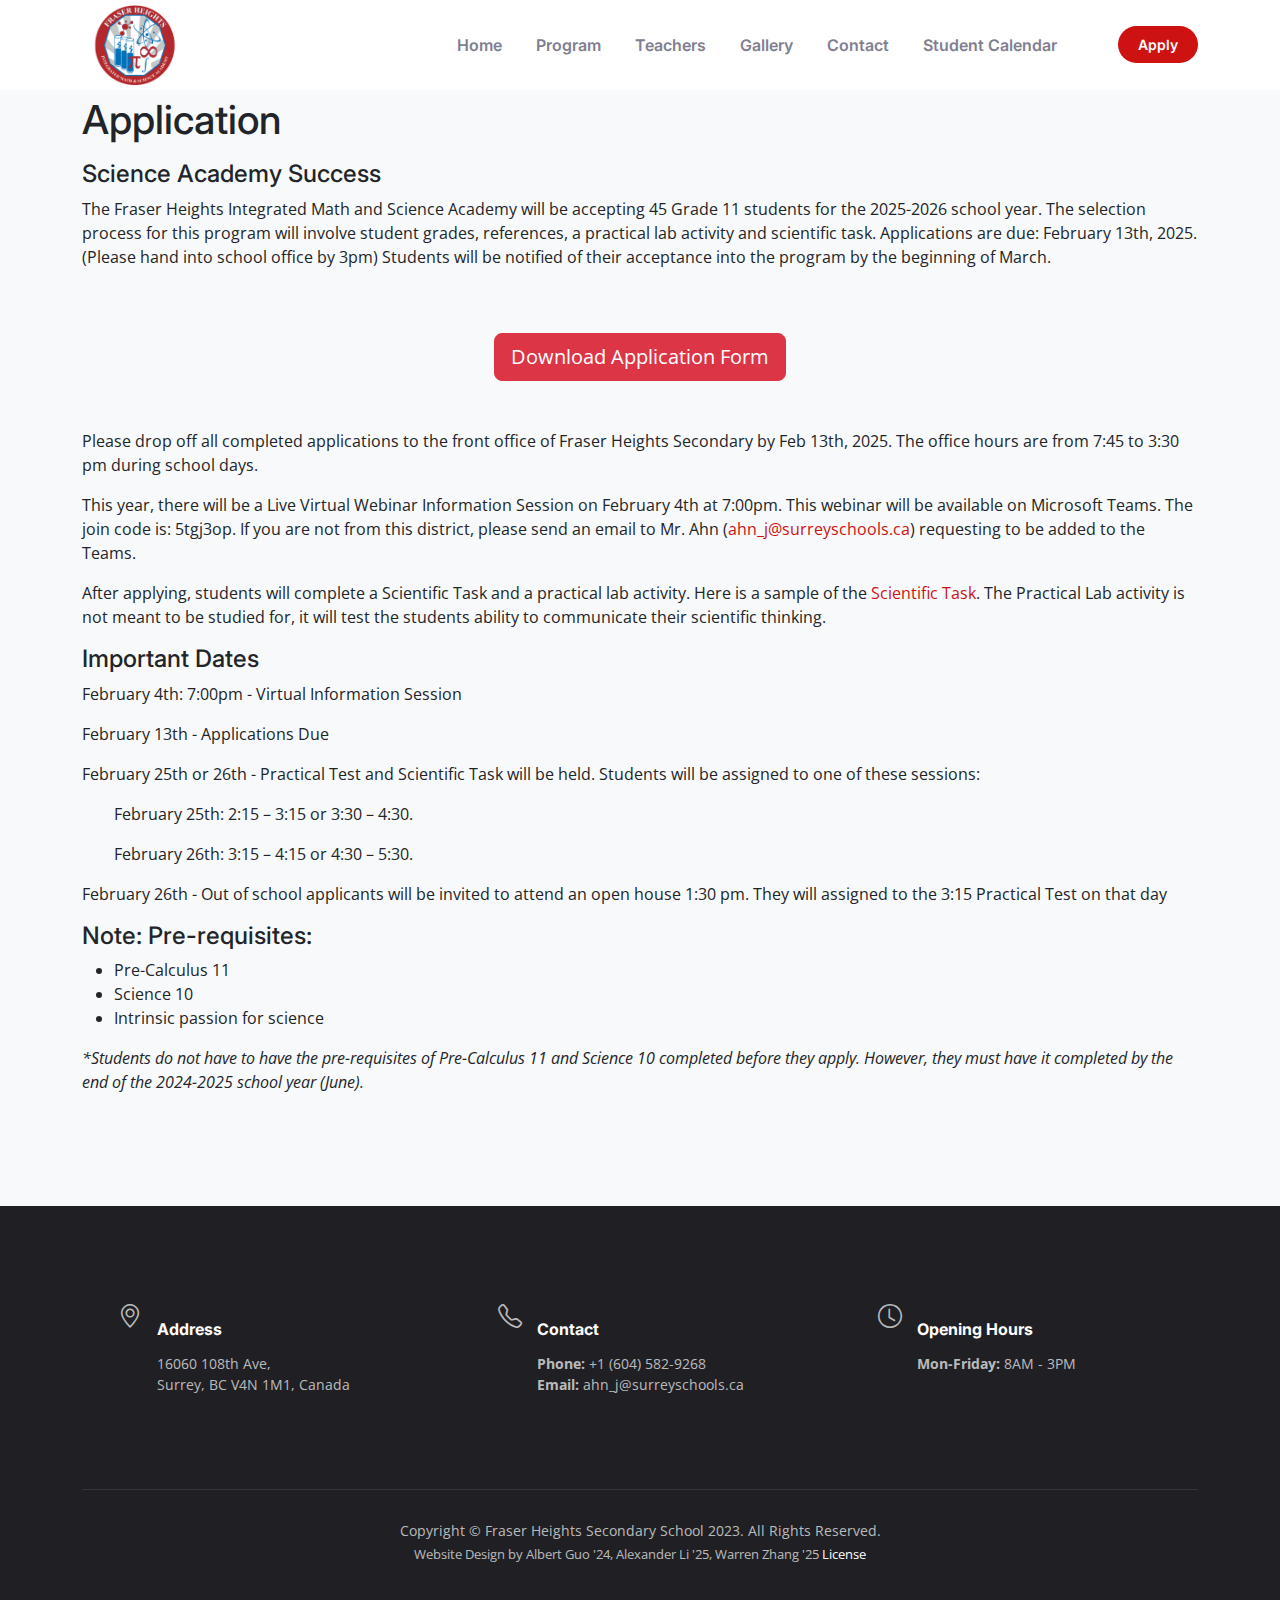
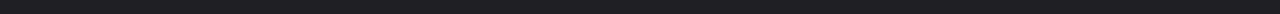
<file: apply.html>
<!DOCTYPE html>
<html lang="en">

<head>
  <meta charset="utf-8">
  <meta content="width=device-width, initial-scale=1.0" name="viewport">

  <title>Science Academy - Apply</title>
  <meta content="" name="description">
  <meta content="" name="keywords">

  <!-- Favicons -->
  <link href="assets/img/favicon.png" rel="icon">
  <link href="assets/img/apple-touch-icon.png" rel="apple-touch-icon">

  <!-- Google Fonts -->
  <link rel="preconnect" href="https://fonts.googleapis.com">
  <link rel="preconnect" href="https://fonts.gstatic.com" crossorigin>
  <link href="https://fonts.googleapis.com/css2?family=Open+Sans:ital,wght@0,300;0,400;0,500;0,600;0,700;1,300;1,400;1,600;1,700&family=Amatic+SC:ital,wght@0,300;0,400;0,500;0,600;0,700;1,300;1,400;1,500;1,600;1,700&family=Inter:ital,wght@0,300;0,400;0,500;0,600;0,700;1,300;1,400;1,500;1,600;1,700&display=swap" rel="stylesheet">

  <!-- Vendor CSS Files -->
  <link href="assets/vendor/bootstrap/css/bootstrap.min.css" rel="stylesheet">
  <link href="assets/vendor/bootstrap-icons/bootstrap-icons.css" rel="stylesheet">
  <link href="assets/vendor/aos/aos.css" rel="stylesheet">
  <link href="assets/vendor/glightbox/css/glightbox.min.css" rel="stylesheet">
  <link href="assets/vendor/swiper/swiper-bundle.min.css" rel="stylesheet">

  <!-- Template Main CSS File -->
  <link href="assets/css/main.css" rel="stylesheet">

  <!-- =======================================================
  * Template Name: Yummy
  * Updated: Jul 27 2023 with Bootstrap v5.3.1
  * Template URL: https://bootstrapmade.com/yummy-bootstrap-restaurant-website-template/
  * Author: BootstrapMade.com
  * License: https://bootstrapmade.com/license/
  ======================================================== -->
</head>

<body>

  <!-- ======= Header ======= -->
  <header id="header" class="header fixed-top d-flex align-items-center">
    <div class="container d-flex align-items-center justify-content-between">
      <a href="index.html" class="logo d-flex align-items-center me-auto me-lg-0">
        <!-- Uncomment the line below if you also wish to use an image logo -->
        <img src="assets/img/logo.png" alt="">
      </a>

      <nav id="navbar" class="navbar">
        <ul>
          <li><a href="index.html#hero">Home</a></li>
          <li><a href="index.html#program">Program</a></li>
          <li><a href="index.html#teachers">Teachers</a></li>
          <li><a href="index.html#gallery">Gallery</a></li>
          <li><a href="index.html#contact">Contact</a></li>
          <!-- <li class="dropdown"><a href="alumini.html"><span>Alumini</span> <i class="bi bi-chevron-down dropdown-indicator"></i></a>
            <ul>
              <li><a href="alumini.html#2020">2020</a></li>
              <li><a href="alumini.html#2019">2019</a></li>
              <li><a href="alumini.html#2018">2018</a></li>
              <li><a href="alumini.html#2017">2017</a></li>
              <li><a href="alumini.html#2016">2016</a></li>
              <li><a href="alumini.html#2015">2015</a></li>
            </ul>
          </li> -->
          <li><a href="calendar.html">Student Calendar</a></li>
          <li><a href="apply.html" class="btn-book-a-table">Apply</a></li>
        </ul>
      </nav><!-- .navbar -->

      <i class="mobile-nav-toggle mobile-nav-show bi bi-list"></i>
      <i class="mobile-nav-toggle mobile-nav-hide d-none bi bi-x"></i>
    </div>
  </header><!-- End Header -->
  <main class="bg-light py-5">
    <div class="container container-fluid w-100 py-5">
      <h1>Application</h1>
      <h4>Science Academy Success</h4>
      <p>The Fraser Heights Integrated Math and Science Academy will be accepting 45 Grade 11 students for the 2025-2026 school year. The selection process for this program will involve student grades, references, a practical lab activity and scientific task. Applications are due: February 13th, 2025. (Please hand into school office by 3pm) Students will be notified of their acceptance into the program by the beginning of March.</p>
    </div>
    <div class="text-center">
      <a href="Application_form_2025.pdf" download><button type="button" class="btn btn-danger btn-lg">Download Application Form</button></a>
    </div>
    <div class="container container-fluid w-100 py-5">
      <p>Please drop off all completed applications to the front office of Fraser Heights Secondary by Feb 13th, 2025. The office hours are from 7:45 to 3:30 pm during school days.</p>
      <p>This year, there will be a Live Virtual Webinar Information Session on February 4th at 7:00pm. This webinar will be available on Microsoft Teams. The join code is: 5tgj3op. If you are not from this district, please send an email to Mr. Ahn (<a href="mailto:ahn_j@surreyschools.ca">ahn_j@surreyschools.ca</a>) requesting to be added to the Teams.</p>
      <p>After applying, students will complete a Scientific Task and a practical lab activity. Here is a sample of the <a href="Scientific Task 2023.pdf" download>Scientific Task</a>. The Practical Lab activity is not meant to be studied for, it will test the students ability to communicate their scientific thinking.</p>
      <h4>Important Dates</h4>
      <p>February 4th: 7:00pm - Virtual Information Session</p>
      <p>February 13th - Applications Due</p>

      <p>February 25th or 26th - Practical Test and Scientific Task will be held. Students will be assigned to one of these sessions:</p>
      <p>&emsp;&emsp;February 25th: 2:15 – 3:15 or 3:30 – 4:30.</p>
      <p>&emsp;&emsp;February 26th: 3:15 – 4:15 or 4:30 – 5:30.</p>
      <p>February 26th - Out of school applicants will be invited to attend an open house 1:30 pm. They will assigned to the 3:15 Practical Test on that day</p>

      <h4>Note: Pre-requisites:</h4>
      <ul>
        <li>Pre-Calculus 11</li>
        <li>Science 10</li>
        <li>Intrinsic passion for science</li>
      </ul>
      <p><i>*Students do not have to have the pre-requisites of Pre-Calculus 11 and Science 10 completed before they apply. However, they must have it completed by the end of the 2024-2025 school year (June).</i></p>
    </div>
  </main>
  <!-- ======= Footer ======= -->
  <footer id="footer" class="footer">

    <div class="container">
      <div class="row gy-3">
        <div class="col-lg-4 col-md-6 d-flex p-5">
          <i class="bi bi-geo-alt icon"></i>
          <div>
            <h4>Address</h4>
            <p>
              16060 108th Ave,<br>
              Surrey, BC V4N 1M1, Canada<br>
            </p>
          </div>

        </div>

        <div class="col-lg-4 col-md-6 footer-links d-flex p-5">
          <i class="bi bi-telephone icon"></i>
          <div>
            <h4>Contact</h4>
            <p>
              <strong>Phone:</strong> +1 (604) 582-9268<br>
              <strong>Email:</strong> ahn_j@surreyschools.ca<br>
            </p>
          </div>
        </div>

        <div class="col-lg-4 col-md-6 footer-links d-flex p-5">
          <i class="bi bi-clock icon"></i>
          <div>
            <h4>Opening Hours</h4>
            <p>
              <strong>Mon-Friday:</strong> 8AM - 3PM<br>
            </p>
          </div>
        </div>
      </div>
    </div>

    <div class="container">
      <div class="copyright">
        Copyright &copy; Fraser Heights Secondary School 2023. All Rights Reserved.
      </div>
      <div class="credits">
        Website Design by Albert Guo '24, Alexander Li '25, Warren Zhang '25 <a href="Readme.txt" Download>License</a>
      </div>
    </div>
  </footer>
  <!-- End Footer -->

  <a href="#" class="scroll-top d-flex align-items-center justify-content-center"><i class="bi bi-arrow-up-short"></i></a>

  <div id="preloader"></div>

  <!-- Vendor JS Files -->
  <script src="assets/vendor/bootstrap/js/bootstrap.bundle.min.js"></script>
  <script src="assets/vendor/aos/aos.js"></script>
  <script src="assets/vendor/glightbox/js/glightbox.min.js"></script>
  <script src="assets/vendor/purecounter/purecounter_vanilla.js"></script>
  <script src="assets/vendor/swiper/swiper-bundle.min.js"></script>
  <script src="assets/vendor/php-email-form/validate.js"></script>

  <!-- Template Main JS File -->
  <script src="assets/js/main.js"></script>

  <!-- bootstrap js -->
  <script src="https://code.jquery.com/jquery-3.2.1.slim.min.js" integrity="sha384-KJ3o2DKtIkvYIK3UENzmM7KCkRr/rE9/Qpg6aAZGJwFDMVNA/GpGFF93hXpG5KkN" crossorigin="anonymous"></script>
  <script src="https://cdn.jsdelivr.net/npm/popper.js@1.12.9/dist/umd/popper.min.js" integrity="sha384-ApNbgh9B+Y1QKtv3Rn7W3mgPxhU9K/ScQsAP7hUibX39j7fakFPskvXusvfa0b4Q" crossorigin="anonymous"></script>
  <script src="https://cdn.jsdelivr.net/npm/bootstrap@4.0.0/dist/js/bootstrap.min.js" integrity="sha384-JZR6Spejh4U02d8jOt6vLEHfe/JQGiRRSQQxSfFWpi1MquVdAyjUar5+76PVCmYl" crossorigin="anonymous"></script>
</body>

</html>
</file>
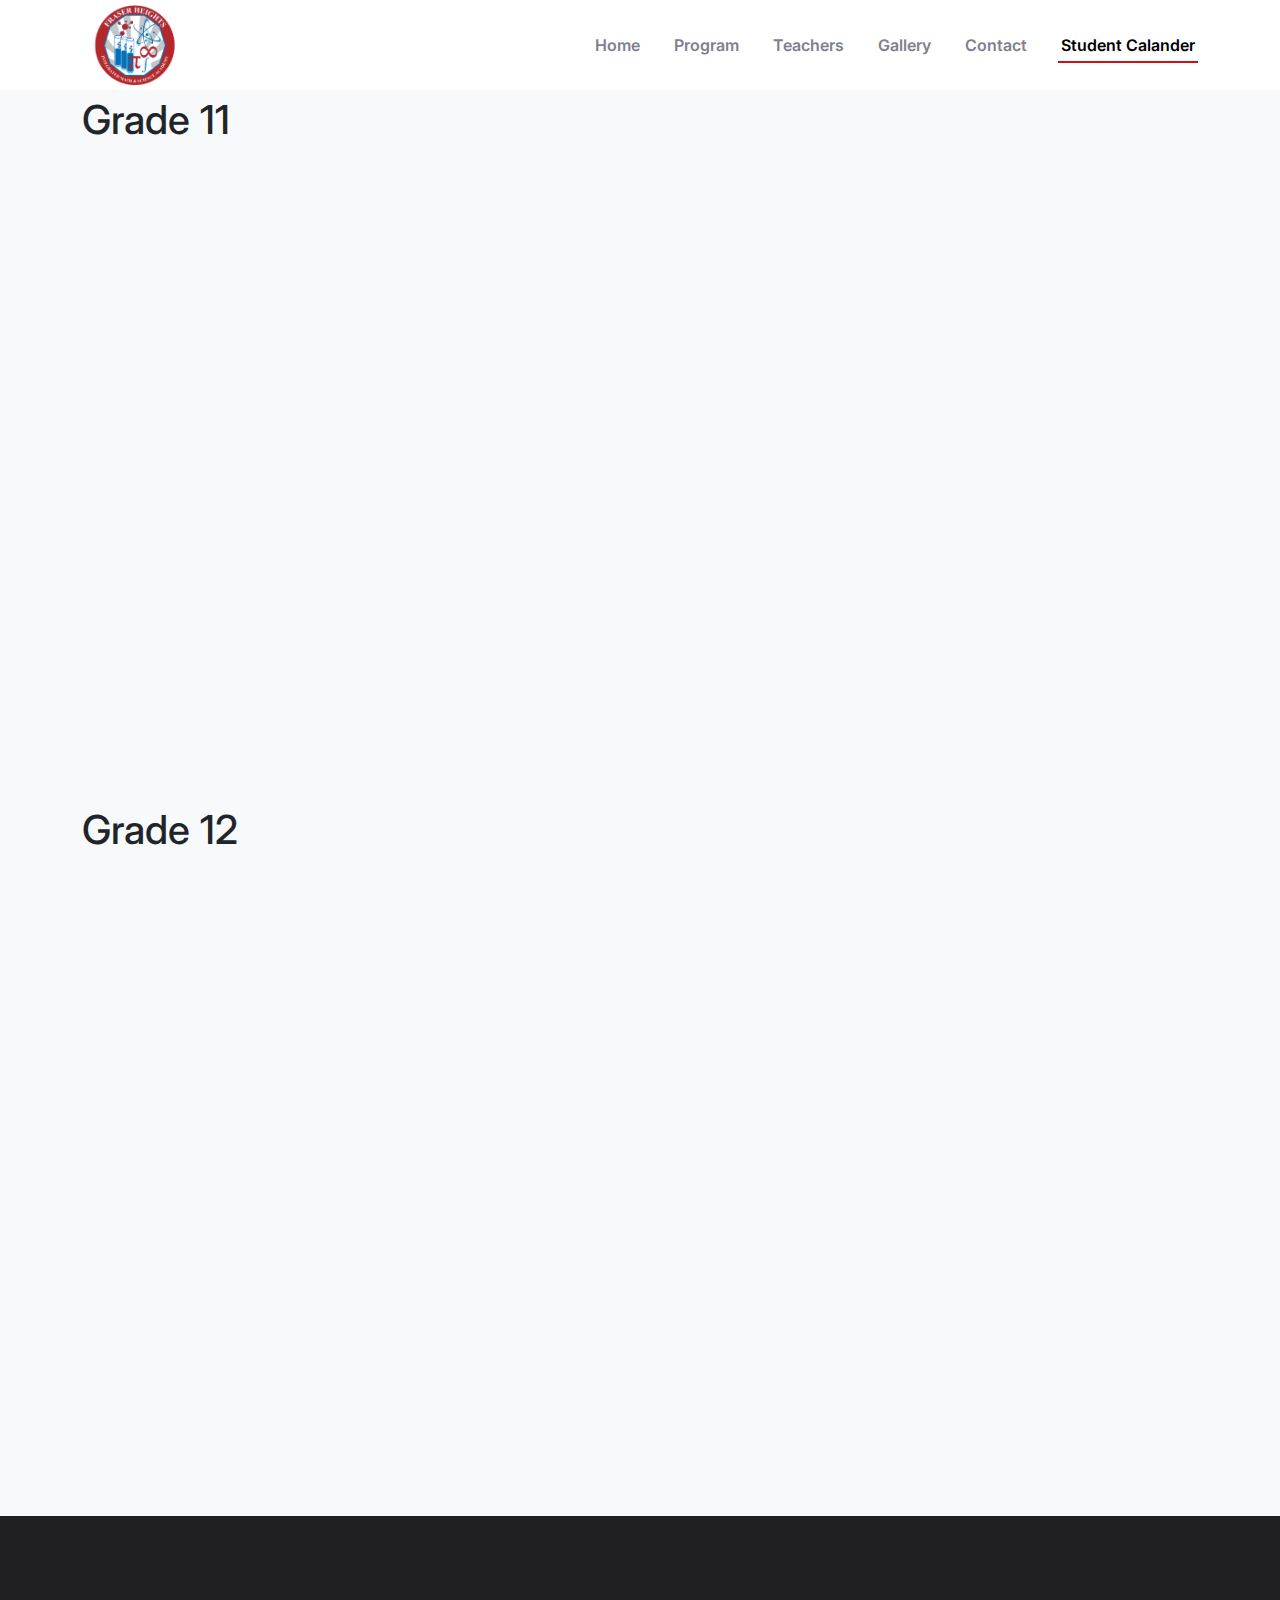
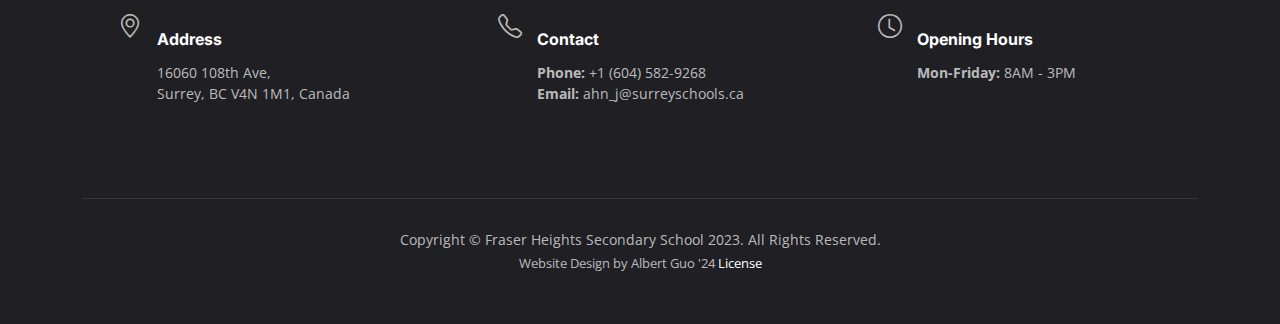
<file: calander.html>
<!DOCTYPE html>
<html lang="en">

<head>
  <meta charset="utf-8">
  <meta content="width=device-width, initial-scale=1.0" name="viewport">

  <title>Science Academy - Home</title>
  <meta content="" name="description">
  <meta content="" name="keywords">

  <!-- Favicons -->
  <link href="assets/img/favicon.png" rel="icon">
  <link href="assets/img/apple-touch-icon.png" rel="apple-touch-icon">

  <!-- Google Fonts -->
  <link rel="preconnect" href="https://fonts.googleapis.com">
  <link rel="preconnect" href="https://fonts.gstatic.com" crossorigin>
  <link href="https://fonts.googleapis.com/css2?family=Open+Sans:ital,wght@0,300;0,400;0,500;0,600;0,700;1,300;1,400;1,600;1,700&family=Amatic+SC:ital,wght@0,300;0,400;0,500;0,600;0,700;1,300;1,400;1,500;1,600;1,700&family=Inter:ital,wght@0,300;0,400;0,500;0,600;0,700;1,300;1,400;1,500;1,600;1,700&display=swap" rel="stylesheet">

  <!-- Vendor CSS Files -->
  <link href="assets/vendor/bootstrap/css/bootstrap.min.css" rel="stylesheet">
  <link href="assets/vendor/bootstrap-icons/bootstrap-icons.css" rel="stylesheet">
  <link href="assets/vendor/aos/aos.css" rel="stylesheet">
  <link href="assets/vendor/glightbox/css/glightbox.min.css" rel="stylesheet">
  <link href="assets/vendor/swiper/swiper-bundle.min.css" rel="stylesheet">

  <!-- Template Main CSS File -->
  <link href="assets/css/main.css" rel="stylesheet">

  <!-- =======================================================
  * Template Name: Yummy
  * Updated: Jul 27 2023 with Bootstrap v5.3.1
  * Template URL: https://bootstrapmade.com/yummy-bootstrap-restaurant-website-template/
  * Author: BootstrapMade.com
  * License: https://bootstrapmade.com/license/
  ======================================================== -->
</head>

<body>

  <!-- ======= Header ======= -->
  <header id="header" class="header fixed-top d-flex align-items-center">
    <div class="container d-flex align-items-center justify-content-between">
      <a href="index.html" class="logo d-flex align-items-center me-auto me-lg-0">
        <!-- Uncomment the line below if you also wish to use an image logo -->
        <img src="assets/img/logo.png" alt="">
      </a>

      <nav id="navbar" class="navbar">
        <ul>
          <li><a href="index.html#hero">Home</a></li>
          <li><a href="index.html#program">Program</a></li>
          <li><a href="index.html#teachers">Teachers</a></li>
          <li><a href="index.html#gallery">Gallery</a></li>
          <li><a href="index.html#contact">Contact</a></li>
          <!-- <li class="dropdown"><a href="alumini.html"><span>Alumini</span> <i class="bi bi-chevron-down dropdown-indicator"></i></a>
            <ul>
              <li><a href="alumini.html#2020">2020</a></li>
              <li><a href="alumini.html#2019">2019</a></li>
              <li><a href="alumini.html#2018">2018</a></li>
              <li><a href="alumini.html#2017">2017</a></li>
              <li><a href="alumini.html#2016">2016</a></li>
              <li><a href="alumini.html#2015">2015</a></li>
            </ul>
          </li> -->
          <li><a class="active" href="calander.html">Student Calander</a></li>
        </ul>
      </nav><!-- .navbar -->

      <!-- <a class="btn-book-a-table" href="application_form_2023.pdf" download>Start Your Application</a> -->
      <i class="mobile-nav-toggle mobile-nav-show bi bi-list"></i>
      <i class="mobile-nav-toggle mobile-nav-hide d-none bi bi-x"></i>
    </div>
  </header><!-- End Header -->
  <main class="bg-light py-5">
    <div class="container container-fluid w-100 pt-5">
      <h1>Grade 11</h1>
      <iframe src="https://calendar.google.com/calendar/embed?showCalendars=0&amp;showTz=0&amp;height=800&amp;wkst=2&amp;hl=en&amp;bgcolor=%23FFFFFF&amp;src=4mv7qmbboac77c22heucnf6lq8%40group.calendar.google.com&amp;ctz=America%2FVancouver" style="border-width:0" width="100%" height="600" frameborder="0" scrolling="no"></iframe>
    </div>
    <div class="container container-fluid w-100 pt-5">
      <h1>Grade 12</h1>
      <iframe src="https://calendar.google.com/calendar/embed?showTitle=0&amp;showCalendars=0&amp;showTz=0&amp;height=800&amp;wkst=2&amp;bgcolor=%23ffffff&amp;src=fhapcalcbc%40gmail.com&amp;color=%231B887A&amp;ctz=America%2FVancouver" style="border-width:0" width="100%" height="600" frameborder="0" scrolling="no"></iframe>
    </div>
  </main>
  <!-- ======= Footer ======= -->
  <footer id="footer" class="footer">

    <div class="container">
      <div class="row gy-3">
        <div class="col-lg-4 col-md-6 d-flex p-5">
          <i class="bi bi-geo-alt icon"></i>
          <div>
            <h4>Address</h4>
            <p>
              16060 108th Ave,<br>
              Surrey, BC V4N 1M1, Canada<br>
            </p>
          </div>

        </div>

        <div class="col-lg-4 col-md-6 footer-links d-flex p-5">
          <i class="bi bi-telephone icon"></i>
          <div>
            <h4>Contact</h4>
            <p>
              <strong>Phone:</strong> +1 (604) 582-9268<br>
              <strong>Email:</strong> ahn_j@surreyschools.ca<br>
            </p>
          </div>
        </div>

        <div class="col-lg-4 col-md-6 footer-links d-flex p-5">
          <i class="bi bi-clock icon"></i>
          <div>
            <h4>Opening Hours</h4>
            <p>
              <strong>Mon-Friday:</strong> 8AM - 3PM<br>
            </p>
          </div>
        </div>
      </div>
    </div>

    <div class="container">
      <div class="copyright">
        Copyright &copy; Fraser Heights Secondary School 2023. All Rights Reserved.
      </div>
      <div class="credits">
        Website Design by Albert Guo '24 <a href="Readme.txt" Download>License</a>
      </div>
    </div>
  </footer>
  <!-- End Footer -->

  <a href="#" class="scroll-top d-flex align-items-center justify-content-center"><i class="bi bi-arrow-up-short"></i></a>

  <div id="preloader"></div>

  <!-- Vendor JS Files -->
  <script src="assets/vendor/bootstrap/js/bootstrap.bundle.min.js"></script>
  <script src="assets/vendor/aos/aos.js"></script>
  <script src="assets/vendor/glightbox/js/glightbox.min.js"></script>
  <script src="assets/vendor/purecounter/purecounter_vanilla.js"></script>
  <script src="assets/vendor/swiper/swiper-bundle.min.js"></script>
  <script src="assets/vendor/php-email-form/validate.js"></script>

  <!-- Template Main JS File -->
  <script src="assets/js/main.js"></script>

  <!-- bootstrap js -->
  <script src="https://code.jquery.com/jquery-3.2.1.slim.min.js" integrity="sha384-KJ3o2DKtIkvYIK3UENzmM7KCkRr/rE9/Qpg6aAZGJwFDMVNA/GpGFF93hXpG5KkN" crossorigin="anonymous"></script>
  <script src="https://cdn.jsdelivr.net/npm/popper.js@1.12.9/dist/umd/popper.min.js" integrity="sha384-ApNbgh9B+Y1QKtv3Rn7W3mgPxhU9K/ScQsAP7hUibX39j7fakFPskvXusvfa0b4Q" crossorigin="anonymous"></script>
  <script src="https://cdn.jsdelivr.net/npm/bootstrap@4.0.0/dist/js/bootstrap.min.js" integrity="sha384-JZR6Spejh4U02d8jOt6vLEHfe/JQGiRRSQQxSfFWpi1MquVdAyjUar5+76PVCmYl" crossorigin="anonymous"></script>
</body>

</html>
</file>
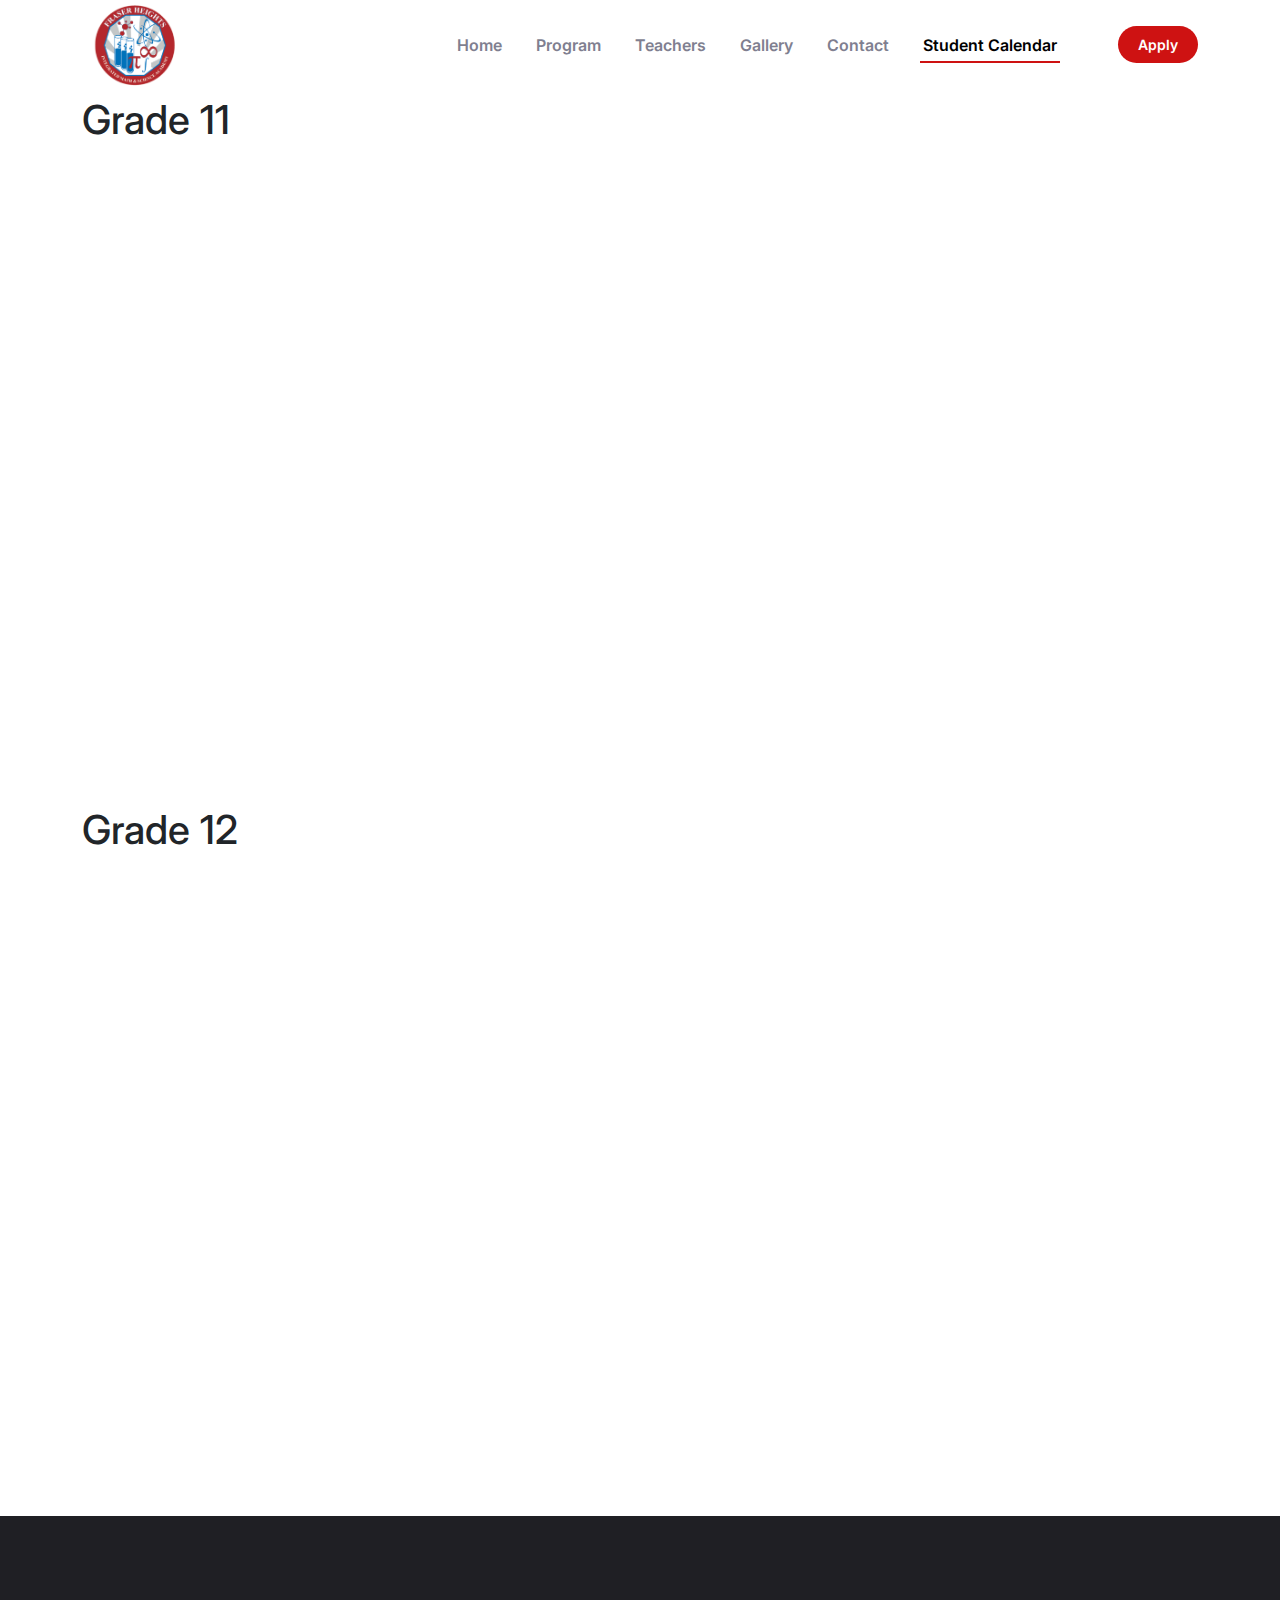
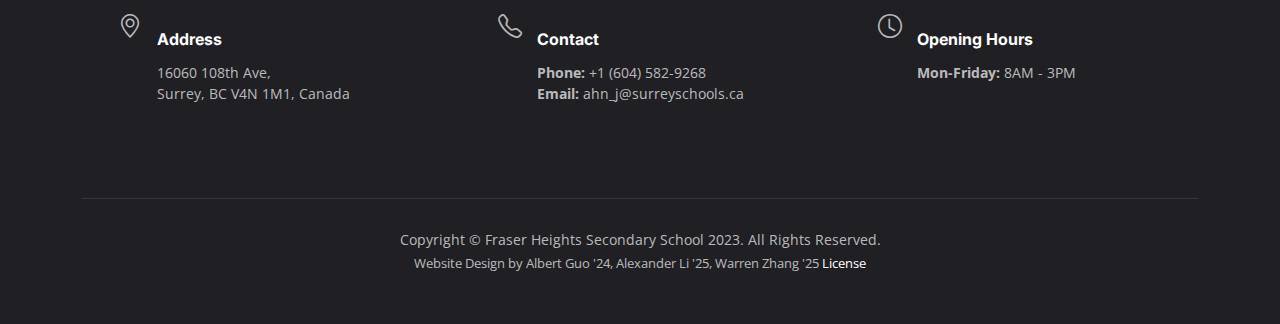
<file: calendar.html>
<!DOCTYPE html>
<html lang="en">

<head>
  <meta charset="utf-8">
  <meta content="width=device-width, initial-scale=1.0" name="viewport">

  <title>Science Academy - Calendar</title>
  <meta content="" name="description">
  <meta content="" name="keywords">

  <!-- Favicons -->
  <link href="assets/img/favicon.png" rel="icon">
  <link href="assets/img/apple-touch-icon.png" rel="apple-touch-icon">

  <!-- Google Fonts -->
  <link rel="preconnect" href="https://fonts.googleapis.com">
  <link rel="preconnect" href="https://fonts.gstatic.com" crossorigin>
  <link href="https://fonts.googleapis.com/css2?family=Open+Sans:ital,wght@0,300;0,400;0,500;0,600;0,700;1,300;1,400;1,600;1,700&family=Amatic+SC:ital,wght@0,300;0,400;0,500;0,600;0,700;1,300;1,400;1,500;1,600;1,700&family=Inter:ital,wght@0,300;0,400;0,500;0,600;0,700;1,300;1,400;1,500;1,600;1,700&display=swap" rel="stylesheet">

  <!-- Vendor CSS Files -->
  <link href="assets/vendor/bootstrap/css/bootstrap.min.css" rel="stylesheet">
  <link href="assets/vendor/bootstrap-icons/bootstrap-icons.css" rel="stylesheet">
  <link href="assets/vendor/aos/aos.css" rel="stylesheet">
  <link href="assets/vendor/glightbox/css/glightbox.min.css" rel="stylesheet">
  <link href="assets/vendor/swiper/swiper-bundle.min.css" rel="stylesheet">

  <!-- Template Main CSS File -->
  <link href="assets/css/main.css" rel="stylesheet">

  <!-- =======================================================
  * Template Name: Yummy
  * Updated: Jul 27 2023 with Bootstrap v5.3.1
  * Template URL: https://bootstrapmade.com/yummy-bootstrap-restaurant-website-template/
  * Author: BootstrapMade.com
  * License: https://bootstrapmade.com/license/
  ======================================================== -->
</head>

<body>

  <!-- ======= Header ======= -->
  <header id="header" class="header fixed-top d-flex align-items-center">
    <div class="container d-flex align-items-center justify-content-between">
      <a href="index.html" class="logo d-flex align-items-center me-auto me-lg-0">
        <!-- Uncomment the line below if you also wish to use an image logo -->
        <img src="assets/img/logo.png" alt="">
      </a>

      <nav id="navbar" class="navbar">
        <ul>
          <li><a href="index.html#hero">Home</a></li>
          <li><a href="index.html#program">Program</a></li>
          <li><a href="index.html#teachers">Teachers</a></li>
          <li><a href="index.html#gallery">Gallery</a></li>
          <li><a href="index.html#contact">Contact</a></li>
          <!-- <li class="dropdown"><a href="alumini.html"><span>Alumini</span> <i class="bi bi-chevron-down dropdown-indicator"></i></a>
            <ul>
              <li><a href="alumini.html#2020">2020</a></li>
              <li><a href="alumini.html#2019">2019</a></li>
              <li><a href="alumini.html#2018">2018</a></li>
              <li><a href="alumini.html#2017">2017</a></li>
              <li><a href="alumini.html#2016">2016</a></li>
              <li><a href="alumini.html#2015">2015</a></li>
            </ul>
          </li> -->
          <li><a class="active" href="calendar.html">Student Calendar</a></li>
          <li><a href="apply.html" class="btn-book-a-table">Apply</a></li>
        </ul>
      </nav><!-- .navbar -->

      <i class="mobile-nav-toggle mobile-nav-show bi bi-list"></i>
      <i class="mobile-nav-toggle mobile-nav-hide d-none bi bi-x"></i>
    </div>
  </header><!-- End Header -->
  <main class="bg-white py-5">
    <div class="container container-fluid w-100 pt-5">
      <h1>Grade 11</h1>
      <iframe src="https://calendar.google.com/calendar/embed?showCalendars=0&amp;showTz=0&amp;height=800&amp;wkst=2&amp;hl=en&amp;bgcolor=%23FFFFFF&amp;src=4mv7qmbboac77c22heucnf6lq8%40group.calendar.google.com&amp;ctz=America%2FVancouver" style="border-width:0" width="100%" height="600" frameborder="0" scrolling="no"></iframe>
    </div>
    <div class="container container-fluid w-100 pt-5">
      <h1>Grade 12</h1>
      <iframe src="https://calendar.google.com/calendar/embed?showTitle=0&amp;showCalendars=0&amp;showTz=0&amp;height=800&amp;wkst=2&amp;bgcolor=%23ffffff&amp;src=fhapcalcbc%40gmail.com&amp;color=%231B887A&amp;ctz=America%2FVancouver" style="border-width:0" width="100%" height="600" frameborder="0" scrolling="no"></iframe>
    </div>
  </main>
  <!-- ======= Footer ======= -->
  <footer id="footer" class="footer">

    <div class="container">
      <div class="row gy-3">
        <div class="col-lg-4 col-md-6 d-flex p-5">
          <i class="bi bi-geo-alt icon"></i>
          <div>
            <h4>Address</h4>
            <p>
              16060 108th Ave,<br>
              Surrey, BC V4N 1M1, Canada<br>
            </p>
          </div>

        </div>

        <div class="col-lg-4 col-md-6 footer-links d-flex p-5">
          <i class="bi bi-telephone icon"></i>
          <div>
            <h4>Contact</h4>
            <p>
              <strong>Phone:</strong> +1 (604) 582-9268<br>
              <strong>Email:</strong> ahn_j@surreyschools.ca<br>
            </p>
          </div>
        </div>

        <div class="col-lg-4 col-md-6 footer-links d-flex p-5">
          <i class="bi bi-clock icon"></i>
          <div>
            <h4>Opening Hours</h4>
            <p>
              <strong>Mon-Friday:</strong> 8AM - 3PM<br>
            </p>
          </div>
        </div>
      </div>
    </div>

    <div class="container">
      <div class="copyright">
        Copyright &copy; Fraser Heights Secondary School 2023. All Rights Reserved.
      </div>
      <div class="credits">
        Website Design by Albert Guo '24, Alexander Li '25, Warren Zhang '25 <a href="Readme.txt" Download>License</a>
      </div>
    </div>
  </footer>
  <!-- End Footer -->

  <a href="#" class="scroll-top d-flex align-items-center justify-content-center"><i class="bi bi-arrow-up-short"></i></a>

  <div id="preloader"></div>

  <!-- Vendor JS Files -->
  <script src="assets/vendor/bootstrap/js/bootstrap.bundle.min.js"></script>
  <script src="assets/vendor/aos/aos.js"></script>
  <script src="assets/vendor/glightbox/js/glightbox.min.js"></script>
  <script src="assets/vendor/purecounter/purecounter_vanilla.js"></script>
  <script src="assets/vendor/swiper/swiper-bundle.min.js"></script>
  <script src="assets/vendor/php-email-form/validate.js"></script>

  <!-- Template Main JS File -->
  <script src="assets/js/main.js"></script>

  <!-- bootstrap js -->
  <script src="https://code.jquery.com/jquery-3.2.1.slim.min.js" integrity="sha384-KJ3o2DKtIkvYIK3UENzmM7KCkRr/rE9/Qpg6aAZGJwFDMVNA/GpGFF93hXpG5KkN" crossorigin="anonymous"></script>
  <script src="https://cdn.jsdelivr.net/npm/popper.js@1.12.9/dist/umd/popper.min.js" integrity="sha384-ApNbgh9B+Y1QKtv3Rn7W3mgPxhU9K/ScQsAP7hUibX39j7fakFPskvXusvfa0b4Q" crossorigin="anonymous"></script>
  <script src="https://cdn.jsdelivr.net/npm/bootstrap@4.0.0/dist/js/bootstrap.min.js" integrity="sha384-JZR6Spejh4U02d8jOt6vLEHfe/JQGiRRSQQxSfFWpi1MquVdAyjUar5+76PVCmYl" crossorigin="anonymous"></script>
</body>

</html>
</file>
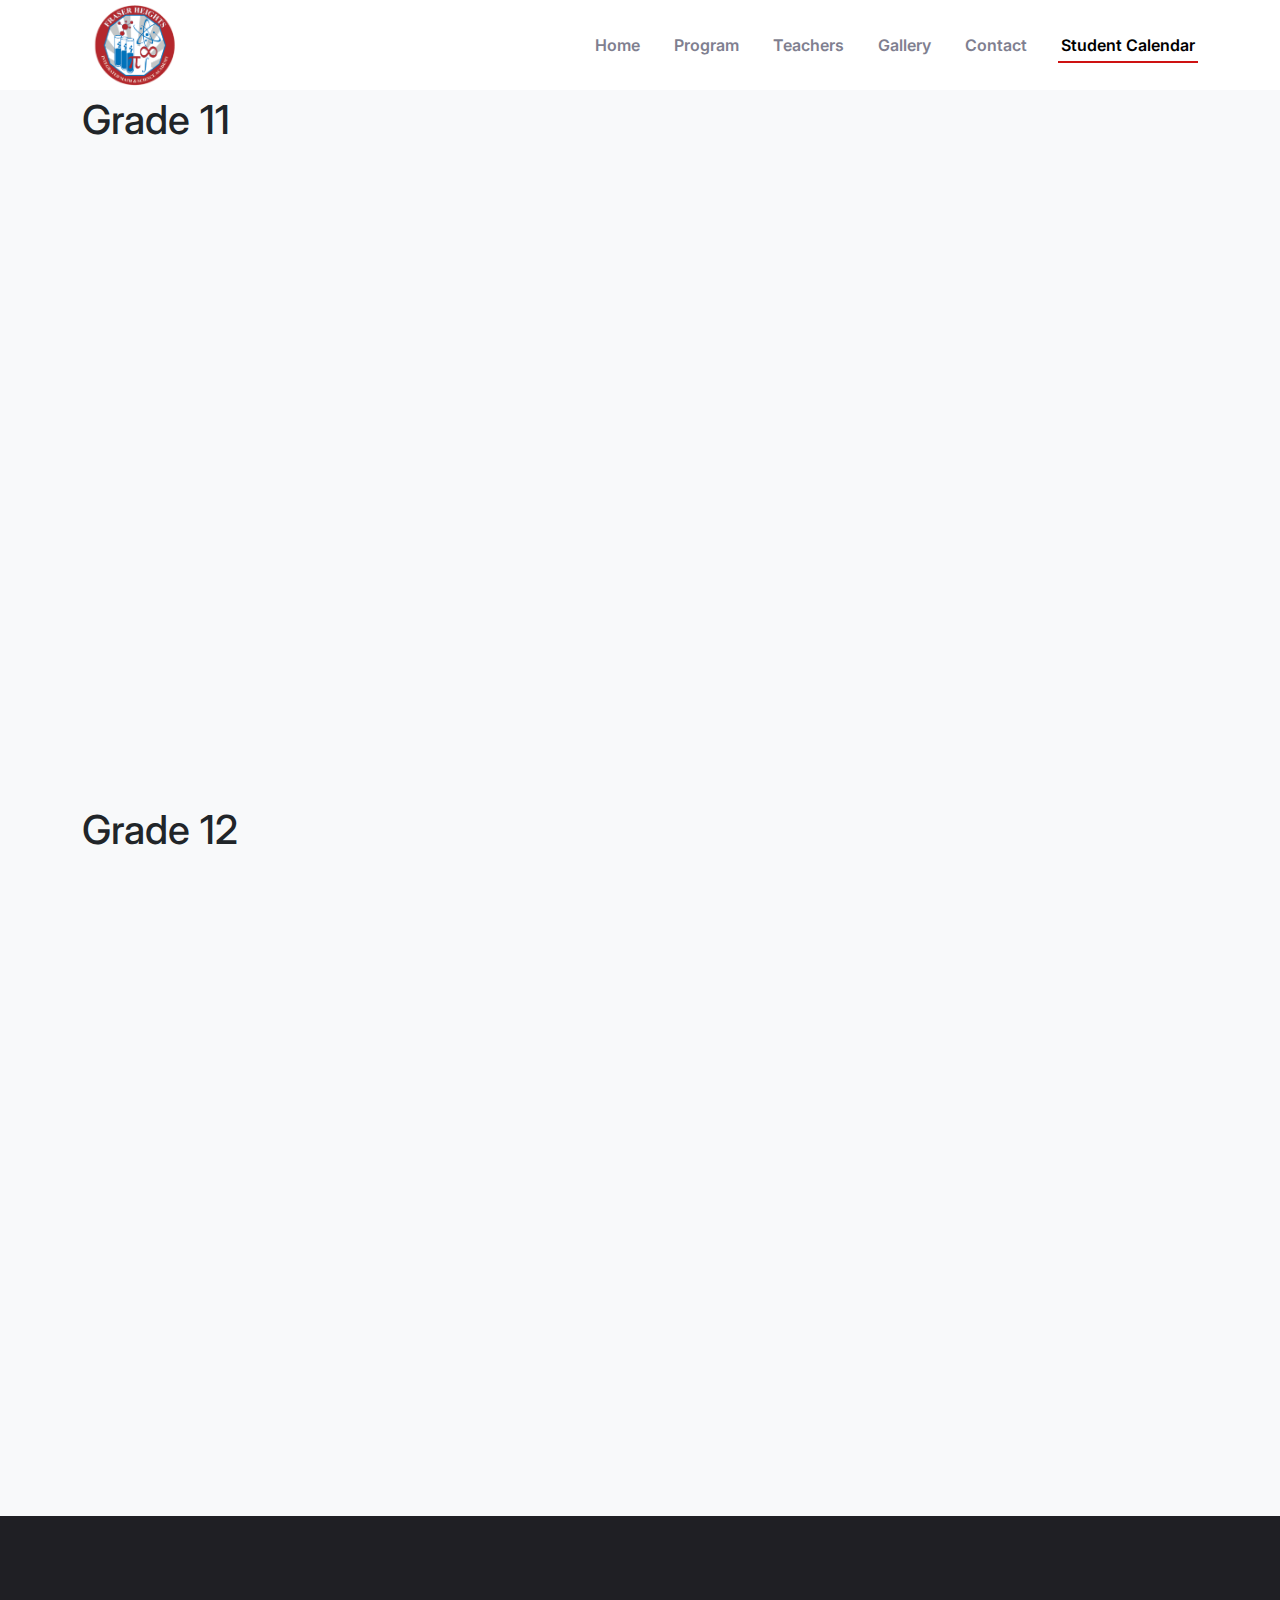
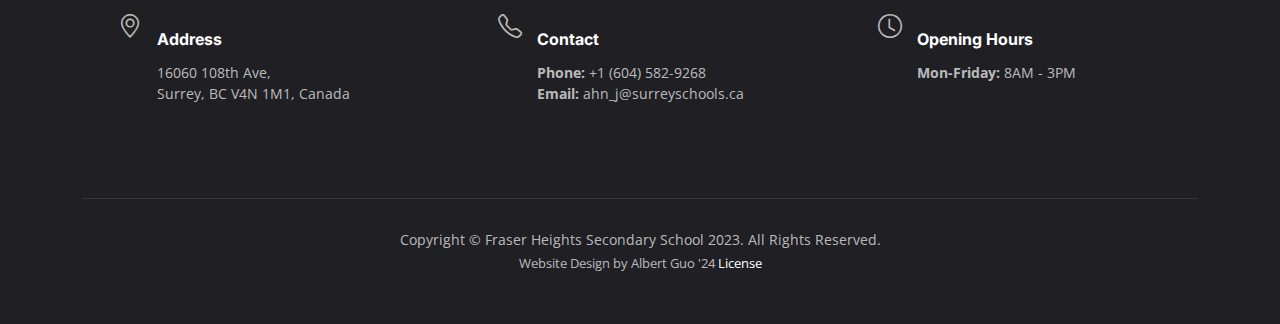
<file: calender.html>
<!DOCTYPE html>
<html lang="en">

<head>
  <meta charset="utf-8">
  <meta content="width=device-width, initial-scale=1.0" name="viewport">

  <title>Science Academy - Home</title>
  <meta content="" name="description">
  <meta content="" name="keywords">

  <!-- Favicons -->
  <link href="assets/img/favicon.png" rel="icon">
  <link href="assets/img/apple-touch-icon.png" rel="apple-touch-icon">

  <!-- Google Fonts -->
  <link rel="preconnect" href="https://fonts.googleapis.com">
  <link rel="preconnect" href="https://fonts.gstatic.com" crossorigin>
  <link href="https://fonts.googleapis.com/css2?family=Open+Sans:ital,wght@0,300;0,400;0,500;0,600;0,700;1,300;1,400;1,600;1,700&family=Amatic+SC:ital,wght@0,300;0,400;0,500;0,600;0,700;1,300;1,400;1,500;1,600;1,700&family=Inter:ital,wght@0,300;0,400;0,500;0,600;0,700;1,300;1,400;1,500;1,600;1,700&display=swap" rel="stylesheet">

  <!-- Vendor CSS Files -->
  <link href="assets/vendor/bootstrap/css/bootstrap.min.css" rel="stylesheet">
  <link href="assets/vendor/bootstrap-icons/bootstrap-icons.css" rel="stylesheet">
  <link href="assets/vendor/aos/aos.css" rel="stylesheet">
  <link href="assets/vendor/glightbox/css/glightbox.min.css" rel="stylesheet">
  <link href="assets/vendor/swiper/swiper-bundle.min.css" rel="stylesheet">

  <!-- Template Main CSS File -->
  <link href="assets/css/main.css" rel="stylesheet">

  <!-- =======================================================
  * Template Name: Yummy
  * Updated: Jul 27 2023 with Bootstrap v5.3.1
  * Template URL: https://bootstrapmade.com/yummy-bootstrap-restaurant-website-template/
  * Author: BootstrapMade.com
  * License: https://bootstrapmade.com/license/
  ======================================================== -->
</head>

<body>

  <!-- ======= Header ======= -->
  <header id="header" class="header fixed-top d-flex align-items-center">
    <div class="container d-flex align-items-center justify-content-between">
      <a href="index.html" class="logo d-flex align-items-center me-auto me-lg-0">
        <!-- Uncomment the line below if you also wish to use an image logo -->
        <img src="assets/img/logo.png" alt="">
      </a>

      <nav id="navbar" class="navbar">
        <ul>
          <li><a href="index.html#hero">Home</a></li>
          <li><a href="index.html#program">Program</a></li>
          <li><a href="index.html#teachers">Teachers</a></li>
          <li><a href="index.html#gallery">Gallery</a></li>
          <li><a href="index.html#contact">Contact</a></li>
          <!-- <li class="dropdown"><a href="alumini.html"><span>Alumini</span> <i class="bi bi-chevron-down dropdown-indicator"></i></a>
            <ul>
              <li><a href="alumini.html#2020">2020</a></li>
              <li><a href="alumini.html#2019">2019</a></li>
              <li><a href="alumini.html#2018">2018</a></li>
              <li><a href="alumini.html#2017">2017</a></li>
              <li><a href="alumini.html#2016">2016</a></li>
              <li><a href="alumini.html#2015">2015</a></li>
            </ul>
          </li> -->
          <li><a class="active" href="calendar.html">Student Calendar</a></li>
        </ul>
      </nav><!-- .navbar -->

      <!-- <a class="btn-book-a-table" href="application_form_2023.pdf" download>Start Your Application</a> -->
      <i class="mobile-nav-toggle mobile-nav-show bi bi-list"></i>
      <i class="mobile-nav-toggle mobile-nav-hide d-none bi bi-x"></i>
    </div>
  </header><!-- End Header -->
  <main class="bg-light py-5">
    <div class="container container-fluid w-100 pt-5">
      <h1>Grade 11</h1>
      <iframe src="https://calendar.google.com/calendar/embed?showCalendars=0&amp;showTz=0&amp;height=800&amp;wkst=2&amp;hl=en&amp;bgcolor=%23FFFFFF&amp;src=4mv7qmbboac77c22heucnf6lq8%40group.calendar.google.com&amp;ctz=America%2FVancouver" style="border-width:0" width="100%" height="600" frameborder="0" scrolling="no"></iframe>
    </div>
    <div class="container container-fluid w-100 pt-5">
      <h1>Grade 12</h1>
      <iframe src="https://calendar.google.com/calendar/embed?showTitle=0&amp;showCalendars=0&amp;showTz=0&amp;height=800&amp;wkst=2&amp;bgcolor=%23ffffff&amp;src=fhapcalcbc%40gmail.com&amp;color=%231B887A&amp;ctz=America%2FVancouver" style="border-width:0" width="100%" height="600" frameborder="0" scrolling="no"></iframe>
    </div>
  </main>
  <!-- ======= Footer ======= -->
  <footer id="footer" class="footer">

    <div class="container">
      <div class="row gy-3">
        <div class="col-lg-4 col-md-6 d-flex p-5">
          <i class="bi bi-geo-alt icon"></i>
          <div>
            <h4>Address</h4>
            <p>
              16060 108th Ave,<br>
              Surrey, BC V4N 1M1, Canada<br>
            </p>
          </div>

        </div>

        <div class="col-lg-4 col-md-6 footer-links d-flex p-5">
          <i class="bi bi-telephone icon"></i>
          <div>
            <h4>Contact</h4>
            <p>
              <strong>Phone:</strong> +1 (604) 582-9268<br>
              <strong>Email:</strong> ahn_j@surreyschools.ca<br>
            </p>
          </div>
        </div>

        <div class="col-lg-4 col-md-6 footer-links d-flex p-5">
          <i class="bi bi-clock icon"></i>
          <div>
            <h4>Opening Hours</h4>
            <p>
              <strong>Mon-Friday:</strong> 8AM - 3PM<br>
            </p>
          </div>
        </div>
      </div>
    </div>

    <div class="container">
      <div class="copyright">
        Copyright &copy; Fraser Heights Secondary School 2023. All Rights Reserved.
      </div>
      <div class="credits">
        Website Design by Albert Guo '24 <a href="Readme.txt" Download>License</a>
      </div>
    </div>
  </footer>
  <!-- End Footer -->

  <a href="#" class="scroll-top d-flex align-items-center justify-content-center"><i class="bi bi-arrow-up-short"></i></a>

  <div id="preloader"></div>

  <!-- Vendor JS Files -->
  <script src="assets/vendor/bootstrap/js/bootstrap.bundle.min.js"></script>
  <script src="assets/vendor/aos/aos.js"></script>
  <script src="assets/vendor/glightbox/js/glightbox.min.js"></script>
  <script src="assets/vendor/purecounter/purecounter_vanilla.js"></script>
  <script src="assets/vendor/swiper/swiper-bundle.min.js"></script>
  <script src="assets/vendor/php-email-form/validate.js"></script>

  <!-- Template Main JS File -->
  <script src="assets/js/main.js"></script>

  <!-- bootstrap js -->
  <script src="https://code.jquery.com/jquery-3.2.1.slim.min.js" integrity="sha384-KJ3o2DKtIkvYIK3UENzmM7KCkRr/rE9/Qpg6aAZGJwFDMVNA/GpGFF93hXpG5KkN" crossorigin="anonymous"></script>
  <script src="https://cdn.jsdelivr.net/npm/popper.js@1.12.9/dist/umd/popper.min.js" integrity="sha384-ApNbgh9B+Y1QKtv3Rn7W3mgPxhU9K/ScQsAP7hUibX39j7fakFPskvXusvfa0b4Q" crossorigin="anonymous"></script>
  <script src="https://cdn.jsdelivr.net/npm/bootstrap@4.0.0/dist/js/bootstrap.min.js" integrity="sha384-JZR6Spejh4U02d8jOt6vLEHfe/JQGiRRSQQxSfFWpi1MquVdAyjUar5+76PVCmYl" crossorigin="anonymous"></script>
</body>

</html>
</file>
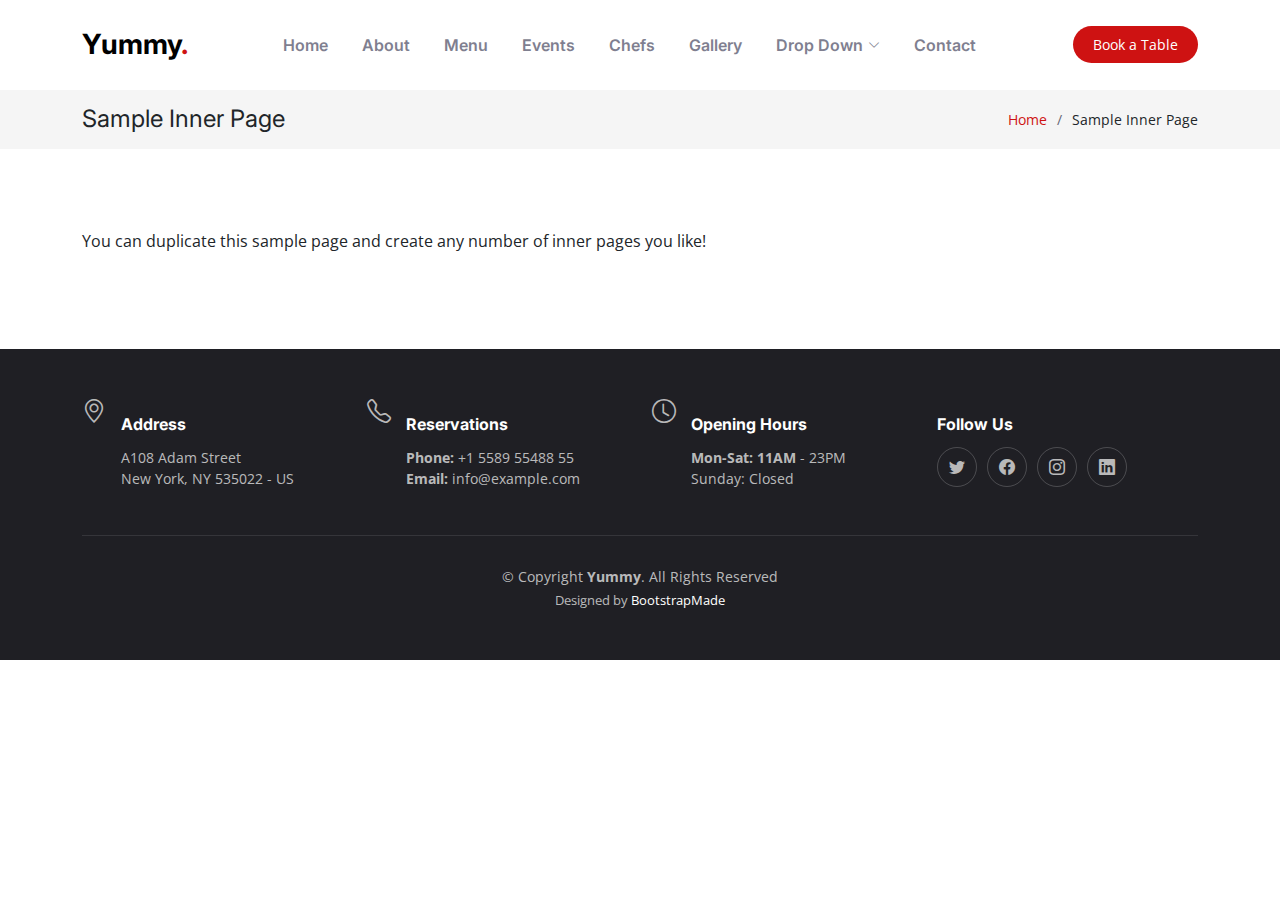
<file: sample-inner-page.html>
<!DOCTYPE html>
<html lang="en">

<head>
  <meta charset="utf-8">
  <meta content="width=device-width, initial-scale=1.0" name="viewport">

  <title>[Template] Sample Inner Page</title>
  <meta content="" name="description">
  <meta content="" name="keywords">

  <!-- Favicons -->
  <link href="assets/img/favicon.png" rel="icon">
  <link href="assets/img/apple-touch-icon.png" rel="apple-touch-icon">

  <!-- Google Fonts -->
  <link rel="preconnect" href="https://fonts.googleapis.com">
  <link rel="preconnect" href="https://fonts.gstatic.com" crossorigin>
  <link href="https://fonts.googleapis.com/css2?family=Open+Sans:ital,wght@0,300;0,400;0,500;0,600;0,700;1,300;1,400;1,600;1,700&family=Amatic+SC:ital,wght@0,300;0,400;0,500;0,600;0,700;1,300;1,400;1,500;1,600;1,700&family=Inter:ital,wght@0,300;0,400;0,500;0,600;0,700;1,300;1,400;1,500;1,600;1,700&display=swap" rel="stylesheet">

  <!-- Vendor CSS Files -->
  <link href="assets/vendor/bootstrap/css/bootstrap.min.css" rel="stylesheet">
  <link href="assets/vendor/bootstrap-icons/bootstrap-icons.css" rel="stylesheet">
  <link href="assets/vendor/aos/aos.css" rel="stylesheet">
  <link href="assets/vendor/glightbox/css/glightbox.min.css" rel="stylesheet">
  <link href="assets/vendor/swiper/swiper-bundle.min.css" rel="stylesheet">

  <!-- Template Main CSS File -->
  <link href="assets/css/main.css" rel="stylesheet">

  <!-- =======================================================
  * Template Name: Yummy
  * Updated: Jul 27 2023 with Bootstrap v5.3.1
  * Template URL: https://bootstrapmade.com/yummy-bootstrap-restaurant-website-template/
  * Author: BootstrapMade.com
  * License: https://bootstrapmade.com/license/
  ======================================================== -->
</head>

<body>

  <!-- ======= Header ======= -->
  <header id="header" class="header fixed-top d-flex align-items-center">
    <div class="container d-flex align-items-center justify-content-between">

      <a href="index.html" class="logo d-flex align-items-center me-auto me-lg-0">
        <!-- Uncomment the line below if you also wish to use an image logo -->
        <!-- <img src="assets/img/logo.png" alt=""> -->
        <h1>Yummy<span>.</span></h1>
      </a>

      <nav id="navbar" class="navbar">
        <ul>
          <li><a href="#hero">Home</a></li>
          <li><a href="#about">About</a></li>
          <li><a href="#menu">Menu</a></li>
          <li><a href="#events">Events</a></li>
          <li><a href="#chefs">Chefs</a></li>
          <li><a href="#gallery">Gallery</a></li>
          <li class="dropdown"><a href="#"><span>Drop Down</span> <i class="bi bi-chevron-down dropdown-indicator"></i></a>
            <ul>
              <li><a href="#">Drop Down 1</a></li>
              <li class="dropdown"><a href="#"><span>Deep Drop Down</span> <i class="bi bi-chevron-down dropdown-indicator"></i></a>
                <ul>
                  <li><a href="#">Deep Drop Down 1</a></li>
                  <li><a href="#">Deep Drop Down 2</a></li>
                  <li><a href="#">Deep Drop Down 3</a></li>
                  <li><a href="#">Deep Drop Down 4</a></li>
                  <li><a href="#">Deep Drop Down 5</a></li>
                </ul>
              </li>
              <li><a href="#">Drop Down 2</a></li>
              <li><a href="#">Drop Down 3</a></li>
              <li><a href="#">Drop Down 4</a></li>
            </ul>
          </li>
          <li><a href="#contact">Contact</a></li>
        </ul>
      </nav><!-- .navbar -->

      <a class="btn-book-a-table" href="#book-a-table">Book a Table</a>
      <i class="mobile-nav-toggle mobile-nav-show bi bi-list"></i>
      <i class="mobile-nav-toggle mobile-nav-hide d-none bi bi-x"></i>

    </div>
  </header><!-- End Header -->

  <main id="main">

    <!-- ======= Breadcrumbs ======= -->
    <div class="breadcrumbs">
      <div class="container">

        <div class="d-flex justify-content-between align-items-center">
          <h2>Sample Inner Page</h2>
          <ol>
            <li><a href="index.html">Home</a></li>
            <li>Sample Inner Page</li>
          </ol>
        </div>

      </div>
    </div><!-- End Breadcrumbs -->

    <section class="sample-page">
      <div class="container" data-aos="fade-up">

        <p>
          You can duplicate this sample page and create any number of inner pages you like!
        </p>

      </div>
    </section>

  </main><!-- End #main -->

  <!-- ======= Footer ======= -->
  <footer id="footer" class="footer">

    <div class="container">
      <div class="row gy-3">
        <div class="col-lg-3 col-md-6 d-flex">
          <i class="bi bi-geo-alt icon"></i>
          <div>
            <h4>Address</h4>
            <p>
              A108 Adam Street <br>
              New York, NY 535022 - US<br>
            </p>
          </div>

        </div>

        <div class="col-lg-3 col-md-6 footer-links d-flex">
          <i class="bi bi-telephone icon"></i>
          <div>
            <h4>Reservations</h4>
            <p>
              <strong>Phone:</strong> +1 5589 55488 55<br>
              <strong>Email:</strong> info@example.com<br>
            </p>
          </div>
        </div>

        <div class="col-lg-3 col-md-6 footer-links d-flex">
          <i class="bi bi-clock icon"></i>
          <div>
            <h4>Opening Hours</h4>
            <p>
              <strong>Mon-Sat: 11AM</strong> - 23PM<br>
              Sunday: Closed
            </p>
          </div>
        </div>

        <div class="col-lg-3 col-md-6 footer-links">
          <h4>Follow Us</h4>
          <div class="social-links d-flex">
            <a href="#" class="twitter"><i class="bi bi-twitter"></i></a>
            <a href="#" class="facebook"><i class="bi bi-facebook"></i></a>
            <a href="#" class="instagram"><i class="bi bi-instagram"></i></a>
            <a href="#" class="linkedin"><i class="bi bi-linkedin"></i></a>
          </div>
        </div>

      </div>
    </div>

    <div class="container">
      <div class="copyright">
        &copy; Copyright <strong><span>Yummy</span></strong>. All Rights Reserved
      </div>
      <div class="credits">
        <!-- All the links in the footer should remain intact. -->
        <!-- You can delete the links only if you purchased the pro version. -->
        <!-- Licensing information: https://bootstrapmade.com/license/ -->
        <!-- Purchase the pro version with working PHP/AJAX contact form: https://bootstrapmade.com/yummy-bootstrap-restaurant-website-template/ -->
        Designed by <a href="https://bootstrapmade.com/">BootstrapMade</a>
      </div>
    </div>

  </footer><!-- End Footer -->
  <!-- End Footer -->

  <a href="#" class="scroll-top d-flex align-items-center justify-content-center"><i class="bi bi-arrow-up-short"></i></a>

  <div id="preloader"></div>

  <!-- Vendor JS Files -->
  <script src="assets/vendor/bootstrap/js/bootstrap.bundle.min.js"></script>
  <script src="assets/vendor/aos/aos.js"></script>
  <script src="assets/vendor/glightbox/js/glightbox.min.js"></script>
  <script src="assets/vendor/purecounter/purecounter_vanilla.js"></script>
  <script src="assets/vendor/swiper/swiper-bundle.min.js"></script>
  <script src="assets/vendor/php-email-form/validate.js"></script>

  <!-- Template Main JS File -->
  <script src="assets/js/main.js"></script>

</body>

</html>
</file>
<file: assets/css/main.css>
/**
* Template Name: Yummy
* Updated: Jul 27 2023 with Bootstrap v5.3.1
* Template URL: https://bootstrapmade.com/yummy-bootstrap-restaurant-website-template/
* Author: BootstrapMade.com
* License: https://bootstrapmade.com/license/
*/

/*--------------------------------------------------------------
# Set main reusable colors and fonts using CSS variables
# Learn more about CSS variables at https://developer.mozilla.org/en-US/docs/Web/CSS/Using_CSS_custom_properties
--------------------------------------------------------------*/
/* Fonts */
:root {
  --font-default: "Open Sans", system-ui, -apple-system, "Segoe UI", Roboto, "Helvetica Neue", Arial, "Noto Sans", "Liberation Sans", sans-serif, "Apple Color Emoji", "Segoe UI Emoji", "Segoe UI Symbol", "Noto Color Emoji";
  --font-primary: "Amatic SC", sans-serif;
  --font-secondary: "Inter", sans-serif;
}

/* Colors */
:root {
  --color-default: #212529;
  --color-primary: #ce1212;
  --color-secondary: #37373f;
}

/* Smooth scroll behavior */
:root {
  scroll-behavior: smooth;
}

/*--------------------------------------------------------------
# General
--------------------------------------------------------------*/
body {
  font-family: var(--font-default);
  color: var(--color-default);
}

a {
  color: var(--color-primary);
  text-decoration: none;
}

a:hover {
  color: #ec2727;
  text-decoration: none;
}

h1,
h2,
h3,
h4,
h5,
h6 {
  font-family: var(--font-secondary);
}

/*--------------------------------------------------------------
# Sections & Section Header
--------------------------------------------------------------*/
section {
  overflow: hidden;
  padding: 80px 0;
}

.section-bg {
  background-color: #eee;
}

.section-header {
  text-align: center;
  padding-bottom: 30px;
}

.section-header h2 {
  font-size: 42px;
  font-weight: 700;
  margin-bottom: 20px;
  color: var(--color-secondary);
  font-family: var(--font-secondary);
}

.section-header p {
  margin: 0;
  font-size: 48px;
  font-weight: 400;
  font-family: var(--font-primary);
}

.section-header p span {
  color: var(--color-primary);
}
/*--------------------------------------------------------------
# Breadcrumbs
--------------------------------------------------------------*/
.breadcrumbs {
  padding: 15px 0;
  background: rgba(55, 55, 63, 0.05);
  margin-top: 90px;
}

@media (max-width: 575px) {
  .breadcrumbs {
    margin-top: 70px;
  }
}

.breadcrumbs h2 {
  font-size: 24px;
  font-weight: 400;
  margin: 0;
}

.breadcrumbs ol {
  display: flex;
  flex-wrap: wrap;
  list-style: none;
  padding: 0;
  margin: 0;
  font-size: 14px;
}

.breadcrumbs ol li+li {
  padding-left: 10px;
}

.breadcrumbs ol li+li::before {
  display: inline-block;
  padding-right: 10px;
  color: #676775;
  content: "/";
}

@media (max-width: 992px) {
  .breadcrumbs .d-flex {
    display: block !important;
  }

  .breadcrumbs h2 {
    margin-bottom: 10px;
  }

  .breadcrumbs ol {
    display: block;
  }

  .breadcrumbs ol li {
    display: inline-block;
  }
}

/*--------------------------------------------------------------
# Scroll top button
--------------------------------------------------------------*/
.scroll-top {
  position: fixed;
  visibility: hidden;
  opacity: 0;
  right: 15px;
  bottom: 15px;
  z-index: 99999;
  background: var(--color-primary);
  width: 44px;
  height: 44px;
  border-radius: 50px;
  transition: all 0.4s;
}

.scroll-top i {
  font-size: 24px;
  color: #fff;
  line-height: 0;
}

.scroll-top:hover {
  background: #ec2727;
  color: #fff;
}

.scroll-top.active {
  visibility: visible;
  opacity: 1;
}

/*--------------------------------------------------------------
# Preloader
--------------------------------------------------------------*/
#preloader {
  position: fixed;
  inset: 0;
  z-index: 9999;
  overflow: hidden;
  background: #fff;
  transition: all 0.6s ease-out;
  width: 100%;
  height: 100vh;
}

#preloader:before,
#preloader:after {
  content: "";
  position: absolute;
  border: 4px solid var(--color-primary);
  border-radius: 50%;
  animation: animate-preloader 2s cubic-bezier(0, 0.2, 0.8, 1) infinite;
}

#preloader:after {
  animation-delay: -0.5s;
}

@keyframes animate-preloader {
  0% {
    width: 10px;
    height: 10px;
    top: calc(50% - 5px);
    left: calc(50% - 5px);
    opacity: 1;
  }

  100% {
    width: 72px;
    height: 72px;
    top: calc(50% - 36px);
    left: calc(50% - 36px);
    opacity: 0;
  }
}

/*--------------------------------------------------------------
# Disable aos animation delay on mobile devices
--------------------------------------------------------------*/
@media screen and (max-width: 768px) {
  [data-aos-delay] {
    transition-delay: 0 !important;
  }
}

/*--------------------------------------------------------------
# Header
--------------------------------------------------------------*/
.alert-fixed {
    position:fixed;
    top: 90px;
    width: 100%;
    z-index:9999;
}

.header {
  background: #fff;
  transition: all 0.5s;
  z-index: 997;
  height: 90px;
  border-bottom: 1px solid #fff;
}

.header.sticked {
  border-color: #fff;
  border-color: #eee;
}

.header .logo img {
  max-height: 100px;
  margin-right: 6px;
}

.header .logo h1 {
  font-size: 28px;
  font-weight: 700;
  color: #000;
  margin: 0;
  font-family: var(--font-secondary);
}

.header .logo h1 span {
  color: var(--color-primary);
}

.header .btn-book-a-table,
.header .btn-book-a-table:focus {
  font-size: 14px;
  color: #fff;
  background: var(--color-primary);
  padding: 8px 20px;
  margin-left: 30px;
  border-radius: 50px;
  transition: 0.3s;
}

.header .btn-book-a-table:hover,
.header .btn-book-a-table:focus:hover {
  color: #fff;
  background: rgba(206, 18, 18, 0.8);
}

section {
  scroll-margin-top: 90px;
}

/*--------------------------------------------------------------
# Desktop Navigation
--------------------------------------------------------------*/
@media (min-width: 1280px) {
  .navbar {
    padding: 0;
  }

  .navbar ul {
    margin: 0;
    padding: 0;
    display: flex;
    list-style: none;
    align-items: center;
  }

  .navbar li {
    position: relative;
  }

  .navbar>ul>li {
    white-space: nowrap;
    padding: 10px 0 10px 28px;
  }

  .navbar a,
  .navbar a:focus {
    display: flex;
    align-items: center;
    justify-content: space-between;
    padding: 0 3px;
    font-family: var(--font-secondary);
    font-size: 16px;
    font-weight: 600;
    color: #7f7f90;
    white-space: nowrap;
    transition: 0.3s;
    position: relative;
  }

  .navbar a i,
  .navbar a:focus i {
    font-size: 12px;
    line-height: 0;
    margin-left: 5px;
  }

  .navbar>ul>li>a:before {
    content: "";
    position: absolute;
    width: 100%;
    height: 2px;
    bottom: -6px;
    left: 0;
    background-color: var(--color-primary);
    visibility: hidden;
    width: 0px;
    transition: all 0.3s ease-in-out 0s;
  }

  .navbar a:hover:before,
  .navbar li:hover>a:before,
  .navbar .active:before {
    visibility: visible;
    width: 100%;
  }

  .navbar a:hover,
  .navbar .active,
  .navbar .active:focus,
  .navbar li:hover>a {
    color: #000;
  }

  .navbar .dropdown ul {
    display: block;
    position: absolute;
    left: 28px;
    top: calc(100% + 30px);
    margin: 0;
    padding: 10px 0;
    z-index: 99;
    opacity: 0;
    visibility: hidden;
    background: #fff;
    box-shadow: 0px 0px 30px rgba(127, 137, 161, 0.25);
    transition: 0.3s;
    border-radius: 4px;
  }

  .navbar .dropdown ul li {
    min-width: 200px;
  }

  .navbar .dropdown ul a {
    padding: 10px 20px;
    font-size: 15px;
    text-transform: none;
    font-weight: 600;
  }

  .navbar .dropdown ul a i {
    font-size: 12px;
  }

  .navbar .dropdown ul a:hover,
  .navbar .dropdown ul .active:hover,
  .navbar .dropdown ul li:hover>a {
    color: var(--color-primary);
  }

  .navbar .dropdown:hover>ul {
    opacity: 1;
    top: 100%;
    visibility: visible;
  }

  .navbar .dropdown .dropdown ul {
    top: 0;
    left: calc(100% - 30px);
    visibility: hidden;
  }

  .navbar .dropdown .dropdown:hover>ul {
    opacity: 1;
    top: 0;
    left: 100%;
    visibility: visible;
  }
}

@media (min-width: 1280px) and (max-width: 1366px) {
  .navbar .dropdown .dropdown ul {
    left: -90%;
  }

  .navbar .dropdown .dropdown:hover>ul {
    left: -100%;
  }
}

@media (min-width: 1280px) {

  .mobile-nav-show,
  .mobile-nav-hide {
    display: none;
  }
}

/*--------------------------------------------------------------
# Mobile Navigation
--------------------------------------------------------------*/
@media (max-width: 1279px) {
  .navbar {
    position: fixed;
    top: 0;
    right: -100%;
    width: 100%;
    max-width: 400px;
    border-left: 1px solid #666;
    bottom: 0;
    transition: 0.3s;
    z-index: 9997;
  }

  .navbar ul {
    position: absolute;
    inset: 0;
    padding: 50px 0 10px 0;
    margin: 0;
    background: rgba(255, 255, 255, 0.9);
    overflow-y: auto;
    transition: 0.3s;
    z-index: 9998;
  }

  .navbar a,
  .navbar a:focus {
    display: flex;
    align-items: center;
    justify-content: space-between;
    padding: 10px 20px;
    font-family: var(--font-secondary);
    border-bottom: 2px solid rgba(255, 255, 255, 0.8);
    font-size: 16px;
    font-weight: 600;
    color: #7f7f90;
    white-space: nowrap;
    transition: 0.3s;
  }

  .navbar a i,
  .navbar a:focus i {
    font-size: 12px;
    line-height: 0;
    margin-left: 5px;
  }

  .navbar a:hover,
  .navbar li:hover>a {
    color: #000;
  }

  .navbar .active,
  .navbar .active:focus {
    color: #000;
    border-color: var(--color-primary);
  }

  .navbar .dropdown ul,
  .navbar .dropdown .dropdown ul {
    position: static;
    display: none;
    padding: 10px 0;
    margin: 10px 20px;
    transition: all 0.5s ease-in-out;
    border: 1px solid #eee;
  }

  .navbar .dropdown>.dropdown-active,
  .navbar .dropdown .dropdown>.dropdown-active {
    display: block;
  }

  .mobile-nav-show {
    color: var(--color-secondary);
    font-size: 28px;
    cursor: pointer;
    line-height: 0;
    transition: 0.5s;
    z-index: 9999;
    margin: 0 10px 0 20px;
  }

  .mobile-nav-hide {
    color: var(--color-secondary);
    font-size: 32px;
    cursor: pointer;
    line-height: 0;
    transition: 0.5s;
    position: fixed;
    right: 20px;
    top: 20px;
    z-index: 9999;
  }

  .mobile-nav-active {
    overflow: hidden;
  }

  .mobile-nav-active .navbar {
    right: 0;
  }

  .mobile-nav-active .navbar:before {
    content: "";
    position: fixed;
    inset: 0;
    background: rgba(255, 255, 255, 0.8);
    z-index: 9996;
  }
}

/*--------------------------------------------------------------
# program Section
--------------------------------------------------------------*/
.program img {
  max-width: 100%;
  height: auto;
}

.program h3 {
  font-weight: 700;
  font-size: 36px;
  margin-bottom: 30px;
  font-family: var(--font-secondary);
}

.program .call-us {
  left: 10%;
  right: 10%;
  bottom: 10%;
  background-color: #fff;
  box-shadow: 0px 2px 25px rgba(0, 0, 0, 0.08);
  padding: 20px;
  text-align: center;
}

.program .call-us h4 {
  font-size: 24px;
  font-weight: 700;
  margin-bottom: 5px;
  font-family: var(--font-default);
}

.program .call-us p {
  font-size: 28px;
  font-weight: 700;
  color: var(--color-primary);
}

.program .content ul li {
  padding: 0 0 8px 26px;
  position: relative;
}

.program .content ul i {
  position: absolute;
  font-size: 20px;
  left: 0;
  top: -3px;
  color: var(--color-primary);
}

.program .content p:last-child {
  margin-bottom: 0;
}

.program .play-btn {
  width: 94px;
  height: 94px;
  background: radial-gradient(var(--color-primary) 50%, rgba(206, 18, 18, 0.4) 52%);
  border-radius: 50%;
  display: block;
  position: absolute;
  left: calc(50% - 47px);
  top: calc(50% - 47px);
  overflow: hidden;
}

.program .play-btn:before {
  content: "";
  position: absolute;
  width: 120px;
  height: 120px;
  animation-delay: 0s;
  animation: pulsate-btn 2s;
  animation-direction: forwards;
  animation-iteration-count: infinite;
  animation-timing-function: steps;
  opacity: 1;
  border-radius: 50%;
  border: 5px solid rgba(206, 18, 18, 0.7);
  top: -15%;
  left: -15%;
  background: rgba(198, 16, 0, 0);
}

.program .play-btn:after {
  content: "";
  position: absolute;
  left: 50%;
  top: 50%;
  transform: translateX(-40%) translateY(-50%);
  width: 0;
  height: 0;
  border-top: 10px solid transparent;
  border-bottom: 10px solid transparent;
  border-left: 15px solid #fff;
  z-index: 100;
  transition: all 400ms cubic-bezier(0.55, 0.055, 0.675, 0.19);
}

.program .play-btn:hover:before {
  content: "";
  position: absolute;
  left: 50%;
  top: 50%;
  transform: translateX(-40%) translateY(-50%);
  width: 0;
  height: 0;
  border: none;
  border-top: 10px solid transparent;
  border-bottom: 10px solid transparent;
  border-left: 15px solid #fff;
  z-index: 200;
  animation: none;
  border-radius: 0;
}

.program .play-btn:hover:after {
  border-left: 15px solid var(--color-primary);
  transform: scale(20);
}

@keyframes pulsate-btn {
  0% {
    transform: scale(0.6, 0.6);
    opacity: 1;
  }

  100% {
    transform: scale(1, 1);
    opacity: 0;
  }
}

/*--------------------------------------------------------------
# Why Us Section
--------------------------------------------------------------*/
.why-us .why-box {
  padding: 30px;
  background: var(--color-primary);
  color: #fff;
}

.why-us .why-box h3 {
  font-weight: 700;
  font-size: 34px;
  margin-bottom: 30px;
}

.why-us .why-box p {
  margin-bottom: 30px;
}

.why-us .why-box .more-btn {
  display: inline-block;
  background: rgba(255, 255, 255, 0.3);
  padding: 6px 30px 8px 30px;
  color: #fff;
  border-radius: 50px;
  transition: all ease-in-out 0.4s;
}

.why-us .why-box .more-btn i {
  font-size: 14px;
}

.why-us .why-box .more-btn:hover {
  color: var(--color-primary);
  background: #fff;
}

.why-us .icon-box {
  text-align: center;
  background: #fff;
  padding: 40px 30px;
  width: 100%;
  height: 100%;
  border: 1px solid rgba(55, 55, 63, 0.1);
  transition: 0.3s;
}

.why-us .icon-box i {
  color: var(--color-primary);
  margin-bottom: 30px;
  font-size: 32px;
  margin-bottom: 30px;
  background: rgba(206, 18, 18, 0.1);
  border-radius: 50px;
  display: flex;
  align-items: center;
  justify-content: center;
  width: 64px;
  height: 64px;
}

.why-us .icon-box h4 {
  font-size: 20px;
  font-weight: 400;
  margin: 0 0 30px 0;
  font-family: var(--font-secondary);
}

.why-us .icon-box p {
  font-size: 15px;
  color: #6c757d;
}

@media (min-width: 1200px) {
  .why-us .icon-box:hover {
    transform: scale(1.1);
  }
}

/*--------------------------------------------------------------
# Stats Counter Section
--------------------------------------------------------------*/
.stats-counter {
  background: linear-gradient(rgba(0, 0, 0, 0.5), rgba(0, 0, 0, 0.5)), url("../img/stats-bg.jpg") center center;
  background-size: cover;
  padding: 100px 0;
}

@media (min-width: 1365px) {
  .stats-counter {
    background-attachment: fixed;
  }
}

.stats-counter .stats-item {
  padding: 30px;
  width: 100%;
}

.stats-counter .stats-item span {
  font-size: 48px;
  display: block;
  color: #fff;
  font-weight: 700;
}

.stats-counter .stats-item p {
  padding: 0;
  margin: 0;
  font-family: var(--font-secondary);
  font-size: 16px;
  font-weight: 700;
  color: rgba(255, 255, 255, 0.6);
}

/*--------------------------------------------------------------
# Menu Section
--------------------------------------------------------------*/
.menu .nav-tabs {
  border: 0;
}

.menu .nav-link {
  margin: 0 10px;
  padding: 10px 5px;
  transition: 0.3s;
  color: var(--color-secondary);
  border-radius: 0;
  cursor: pointer;
  height: 100%;
  border: 0;
  border-bottom: 2px solid #b6b6bf;
}

@media (max-width: 575px) {
  .menu .nav-link {
    margin: 0 10px;
    padding: 10px 0;
  }
}

.menu .nav-link i {
  padding-right: 15px;
  font-size: 48px;
}

.menu .nav-link h4 {
  font-size: 18px;
  font-weight: 400;
  margin: 0;
  font-family: var(--font-secondary);
}

@media (max-width: 575px) {
  .menu .nav-link h4 {
    font-size: 16px;
  }
}

.menu .nav-link:hover {
  color: var(--color-primary);
}

.menu .nav-link.active {
  color: var(--color-primary);
  border-color: var(--color-primary);
}

.menu .tab-content .tab-header {
  padding: 30px 0;
}

.menu .tab-content .tab-header p {
  font-size: 14px;
  text-transform: uppercase;
  color: #676775;
  margin-bottom: 0;
}

.menu .tab-content .tab-header h3 {
  font-size: 36px;
  font-weight: 600;
  color: var(--color-primary);
}

.menu .tab-content .menu-item {
  -moz-text-align-last: center;
  text-align-last: center;
}

.menu .tab-content .menu-item .menu-img {
  padding: 0 60px;
  margin-bottom: 15px;
}

.menu .tab-content .menu-item h4 {
  font-size: 22px;
  font-weight: 500;
  color: var(--color-secondary);
  font-family: var(--font-secondary);
  font-weight: 30px;
  margin-bottom: 5px;
}

.menu .tab-content .menu-item .ingredients {
  font-family: var(--font-secondary);
  color: #8d8d9b;
  margin-bottom: 5px;
}

.menu .tab-content .menu-item .price {
  font-size: 24px;
  font-weight: 700;
  color: var(--color-primary);
}

/*--------------------------------------------------------------
# Testimonials Section
--------------------------------------------------------------*/
.carousel-inner {
  display: flex;
  align-items: center;
}

.bg-gray {
  background-color: rgba(0,0,0,0.5);
}

.testimonials .section-header {
  margin-bottom: 40px;
}

.testimonials .testimonials-carousel,
.testimonials .testimonials-slider {
  overflow: hidden;
}

.testimonials .testimonial-item .testimonial-content {
  border-left: 3px solid var(--color-primary);
  padding-left: 30px;
}

.testimonials .testimonial-item .testimonial-img {
  border-radius: 50%;
  border: 4px solid #fff;
  margin: 0 auto;
}

.testimonials .testimonial-item h3 {
  font-size: 20px;
  font-weight: bold;
  margin: 10px 0 5px 0;
  color: var(--color-default);
  font-family: var(--font-secondary);
}

.testimonials .testimonial-item h4 {
  font-size: 14px;
  color: #6c757d;
  margin: 0 0 10px 0;
  font-family: var(--font-secondary);
}

.testimonials .testimonial-item .stars i {
  color: #ffc107;
  margin: 0 1px;
}

.testimonials .testimonial-item .quote-icon-left,
.testimonials .testimonial-item .quote-icon-right {
  color: #f05656;
  font-size: 26px;
  line-height: 0;
}

.testimonials .testimonial-item .quote-icon-left {
  display: inline-block;
  left: -5px;
  position: relative;
}

.testimonials .testimonial-item .quote-icon-right {
  display: inline-block;
  right: -5px;
  position: relative;
  top: 10px;
  transform: scale(-1, -1);
}

.testimonials .testimonial-item p {
  font-style: italic;
}

.testimonials .swiper-pagination {
  margin-top: 40px;
  position: relative;
}

.testimonials .swiper-pagination .swiper-pagination-bullet {
  width: 12px;
  height: 12px;
  background-color: #d1d1d7;
  opacity: 1;
}

.testimonials .swiper-pagination .swiper-pagination-bullet-active {
  background-color: var(--color-primary);
}

/*--------------------------------------------------------------
# Events Section
--------------------------------------------------------------*/
.events .container-fluid {
  padding: 0;
}

.events .event-item {
  background-size: cover;
  background-position: cente;
  min-height: 600px;
  padding: 30px;
}

@media (max-width: 575px) {
  .events .event-item {
    min-height: 500px;
  }
}

.events .event-item:before {
  content: "";
  background: rgba(0, 0, 0, 0.6);
  position: absolute;
  inset: 0;
}

.events .event-item h3 {
  font-size: 24px;
  font-weight: 700;
  margin-bottom: 5px;
  color: #fff;
  position: relative;
}

.events .event-item .price {
  color: #fff;
  border-bottom: 2px solid var(--color-primary);
  font-size: 32px;
  font-weight: 700;
  margin-bottom: 15px;
  position: relative;
}

.events .event-item .description {
  margin-bottom: 0;
  color: rgba(255, 255, 255, 0.9);
  position: relative;
}

@media (min-width: 1200px) {
  .events .swiper-slide-active+.swiper-slide {
    border-left: 1px solid rgba(255, 255, 255, 0.5);
    border-right: 1px solid rgba(255, 255, 255, 0.5);
    z-index: 1;
  }
}

.events .swiper-pagination {
  margin-top: 20px;
  position: relative;
}

.events .swiper-pagination .swiper-pagination-bullet {
  width: 10px;
  height: 10px;
  background-color: #d1d1d7;
  opacity: 1;
}

.events .swiper-pagination .swiper-pagination-bullet-active {
  background-color: var(--color-primary);
}

/*--------------------------------------------------------------
# Chefs Section
--------------------------------------------------------------*/
.chefs .chef-member {
  overflow: hidden;
  text-align: center;
  border-radius: 5px;
  background: #fff;
  box-shadow: 0px 0 30px rgba(55, 55, 63, 0.08);
  transition: 0.3s;
  min-height: 250px
}

.chefs .chef-member .social {
  position: absolute;
  right: -100%;
  top: 30px;
  opacity: 0;
  border-radius: 4px;
  transition: 0.5s;
  background: rgba(255, 255, 255, 0.3);
  z-index: 2;
}

.chefs .chef-member .social a {
  transition: color 0.3s;
  color: rgba(55, 55, 63, 0.4);
  margin: 15px 12px;
  display: block;
  line-height: 0;
  text-align: center;
}

.chefs .chef-member .social a:hover {
  color: rgba(55, 55, 63, 0.9);
}

.chefs .chef-member .social i {
  font-size: 18px;
}

.chefs .chef-member .member-info {
  padding: 10px 15px 20px 15px;
}

.chefs .chef-member .member-info h4 {
  font-weight: 700;
  margin-bottom: 5px;
  font-size: 20px;
  color: var(--color-secondary);
}

.chefs .chef-member .member-info span {
  display: block;
  font-size: 14px;
  font-weight: 400;
  color: rgba(33, 37, 41, 0.4);
}

.chefs .chef-member .member-info p {
  font-style: italic;
  font-size: 14px;
  padding-top: 15px;
  line-height: 26px;
  color: rgba(33, 37, 41, 0.7);
}

.chefs .chef-member:hover {
  transform: scale(1.08);
  box-shadow: 0px 0 30px rgba(55, 55, 63, 0.15);
}

.chefs .chef-member:hover .social {
  right: 8px;
  opacity: 1;
}

/*--------------------------------------------------------------
# Book A Table Section
--------------------------------------------------------------*/
.book-a-table .reservation-img {
  min-height: 500px;
  background-size: cover;
  background-position: center;
}

.book-a-table .reservation-form-bg {
  background: rgba(55, 55, 63, 0.04);
}

.book-a-table .php-email-form {
  padding: 40px;
}

@media (max-width: 575px) {
  .book-a-table .php-email-form {
    padding: 20px;
  }
}

.book-a-table .php-email-form h3 {
  font-size: 14px;
  font-weight: 700;
  text-transform: uppercase;
  letter-spacing: 1px;
}

.book-a-table .php-email-form h4 {
  font-size: 14px;
  font-weight: 700;
  text-transform: uppercase;
  letter-spacing: 1px;
  margin: 20px 0 0 0;
}

.book-a-table .php-email-form p {
  font-size: 14px;
  margin-bottom: 20px;
}

.book-a-table .php-email-form .error-message {
  display: none;
  color: #fff;
  background: #df1529;
  text-align: left;
  padding: 15px;
  margin-bottom: 24px;
  font-weight: 600;
}

.book-a-table .php-email-form .sent-message {
  display: none;
  color: #fff;
  background: #059652;
  text-align: center;
  padding: 15px;
  margin-bottom: 24px;
  font-weight: 600;
}

.book-a-table .php-email-form .loading {
  display: none;
  background: #fff;
  text-align: center;
  padding: 15px;
  margin-bottom: 24px;
}

.book-a-table .php-email-form .loading:before {
  content: "";
  display: inline-block;
  border-radius: 50%;
  width: 24px;
  height: 24px;
  margin: 0 10px -6px 0;
  border: 3px solid #059652;
  border-top-color: #fff;
  animation: animate-loading 1s linear infinite;
}

.book-a-table .php-email-form input,
.book-a-table .php-email-form textarea {
  border-radius: 0;
  box-shadow: none;
  font-size: 14px;
  border-radius: 0;
}

.book-a-table .php-email-form input:focus,
.book-a-table .php-email-form textarea:focus {
  border-color: var(--color-primary);
}

.book-a-table .php-email-form input {
  padding: 12px 15px;
}

.book-a-table .php-email-form textarea {
  padding: 12px 15px;
}

.book-a-table .php-email-form button[type=submit] {
  background: var(--color-primary);
  border: 0;
  padding: 14px 60px;
  color: #fff;
  transition: 0.4s;
  border-radius: 50px;
}

.book-a-table .php-email-form button[type=submit]:hover {
  background: #ec2727;
}

@keyframes animate-loading {
  0% {
    transform: rotate(0deg);
  }

  100% {
    transform: rotate(360deg);
  }
}

/*--------------------------------------------------------------
# Gallery Section
--------------------------------------------------------------*/
.gallery {
  overflow: hidden;
}

.gallery .swiper-pagination {
  margin-top: 20px;
  position: relative;
}

.gallery .swiper-pagination .swiper-pagination-bullet {
  width: 12px;
  height: 12px;
  background-color: #d1d1d7;
  opacity: 1;
}

.gallery .swiper-pagination .swiper-pagination-bullet-active {
  background-color: var(--color-primary);
}

.gallery .swiper-slide-active {
  text-align: center;
}

@media (min-width: 992px) {
  .gallery .swiper-wrapper {
    padding: 40px 0;
  }

  .gallery .swiper-slide-active {
    border: 6px solid var(--color-primary);
    padding: 4px;
    background: #fff;
    z-index: 1;
    transform: scale(1.2);
  }
}

/*--------------------------------------------------------------
# Contact Section
--------------------------------------------------------------*/
.contact .info-item {
  background: #f4f4f4;
  padding: 30px;
  height: 100%;
}

.contact .info-item .icon {
  display: flex;
  align-items: center;
  justify-content: center;
  width: 56px;
  height: 56px;
  font-size: 24px;
  line-height: 0;
  color: #fff;
  background: var(--color-primary);
  border-radius: 50%;
  margin-right: 15px;
}

.contact .info-item h3 {
  font-size: 20px;
  color: #6c757d;
  font-weight: 700;
  margin: 0 0 5px 0;
}

.contact .info-item p {
  padding: 0;
  margin: 0;
  line-height: 24px;
  font-size: 14px;
}

.contact .info-item .social-links a {
  font-size: 24px;
  display: inline-block;
  color: rgba(55, 55, 63, 0.7);
  line-height: 1;
  margin: 4px 6px 0 0;
  transition: 0.3s;
}

.contact .info-item .social-links a:hover {
  color: var(--color-primary);
}

.contact .php-email-form {
  width: 100%;
  margin-top: 30px;
  background: #fff;
  box-shadow: 0 0 30px rgba(0, 0, 0, 0.08);
}

.contact .php-email-form .form-group {
  padding-bottom: 20px;
}

.contact .php-email-form .error-message {
  display: none;
  color: #fff;
  background: #df1529;
  text-align: left;
  padding: 15px;
  font-weight: 600;
}

.contact .php-email-form .error-message br+br {
  margin-top: 25px;
}

.contact .php-email-form .sent-message {
  display: none;
  color: #fff;
  background: #059652;
  text-align: center;
  padding: 15px;
  font-weight: 600;
}

.contact .php-email-form .loading {
  display: none;
  background: #fff;
  text-align: center;
  padding: 15px;
}

.contact .php-email-form .loading:before {
  content: "";
  display: inline-block;
  border-radius: 50%;
  width: 24px;
  height: 24px;
  margin: 0 10px -6px 0;
  border: 3px solid #059652;
  border-top-color: #fff;
  animation: animate-loading 1s linear infinite;
}

.contact .php-email-form input,
.contact .php-email-form textarea {
  border-radius: 0;
  box-shadow: none;
  font-size: 14px;
}

.contact .php-email-form input:focus,
.contact .php-email-form textarea:focus {
  border-color: var(--color-primary);
}

.contact .php-email-form input {
  height: 48px;
}

.contact .php-email-form textarea {
  padding: 10px 12px;
}

.contact .php-email-form button[type=submit] {
  background: var(--color-primary);
  border: 0;
  padding: 12px 40px;
  color: #fff;
  transition: 0.4s;
  border-radius: 50px;
}

.contact .php-email-form button[type=submit]:hover {
  background: #ec2727;
}

@keyframes animate-loading {
  0% {
    transform: rotate(0deg);
  }

  100% {
    transform: rotate(360deg);
  }
}

/*--------------------------------------------------------------
# Hero Section
--------------------------------------------------------------*/
.hero {
  width: 100%;
  background-size: cover;
  position: relative;
  min-height: 60vh;
  padding: 160px 0 60px 0;
}

.hero h2 {
  font-size: 56px;
  font-weight: 700;
  margin-bottom: 20px;
  color: var(--color-secondary);
  font-family: var(--font-secondary);
}

.hero h2 span {
  color: var(--color-primary);
}

.hero p {
  color: #4f4f5a;
  font-weight: 400;
  margin-bottom: 30px;
}

.hero .btn-book-a-table {
  font-weight: 500;
  font-size: 14px;
  letter-spacing: 1px;
  display: inline-block;
  padding: 12px 36px;
  border-radius: 50px;
  transition: 0.5s;
  color: #fff;
  background: var(--color-primary);
  box-shadow: 0 8px 28px rgba(206, 18, 18, 0.2);
}

.hero .btn-book-a-table:hover {
  background: rgba(206, 18, 18, 0.8);
  box-shadow: 0 8px 28px rgba(206, 18, 18, 0.45);
}

.hero .btn-watch-video {
  font-size: 16px;
  transition: 0.5s;
  margin-left: 25px;
  color: var(--font-secondary);
  font-weight: 600;
}

.hero .btn-watch-video i {
  color: var(--color-primary);
  font-size: 32px;
  transition: 0.3s;
  line-height: 0;
  margin-right: 8px;
}

.hero .btn-watch-video:hover {
  color: var(--color-primary);
}

.hero .btn-watch-video:hover i {
  color: rgba(206, 18, 18, 0.8);
}

@media (max-width: 640px) {
  .hero h2 {
    font-size: 36px;
  }

  .hero .btn-get-started,
  .hero .btn-watch-video {
    font-size: 14px;
  }
}

/*--------------------------------------------------------------
# Footer
--------------------------------------------------------------*/
.footer {
  font-size: 14px;
  background-color: #1f1f24;
  padding: 50px 0;
  color: rgba(255, 255, 255, 0.7);
}

.footer .icon {
  margin-right: 15px;
  font-size: 24px;
  line-height: 0;
}

.footer h4 {
  font-size: 16px;
  font-weight: bold;
  position: relative;
  padding-bottom: 5px;
  color: #fff;
}

.footer .footer-links {
  margin-bottom: 30px;
}

.footer .footer-links ul {
  list-style: none;
  padding: 0;
  margin: 0;
}

.footer .footer-links ul li {
  padding: 10px 0;
  display: flex;
  align-items: center;
}

.footer .footer-links ul li:first-child {
  padding-top: 0;
}

.footer .footer-links ul a {
  color: rgba(255, 255, 255, 0.6);
  transition: 0.3s;
  display: inline-block;
  line-height: 1;
}

.footer .footer-links ul a:hover {
  color: #fff;
}

.footer .social-links a {
  display: flex;
  align-items: center;
  justify-content: center;
  width: 40px;
  height: 40px;
  border-radius: 50%;
  border: 1px solid rgba(255, 255, 255, 0.2);
  font-size: 16px;
  color: rgba(255, 255, 255, 0.7);
  margin-right: 10px;
  transition: 0.3s;
}

.footer .social-links a:hover {
  color: #fff;
  border-color: #fff;
}

.footer .copyright {
  text-align: center;
  padding-top: 30px;
  border-top: 1px solid rgba(255, 255, 255, 0.1);
}

.footer .credits {
  padding-top: 4px;
  text-align: center;
  font-size: 13px;
}

.footer .credits a {
  color: #fff;
}

.footnote {
  font-style: italic;
  font-size: 14px;
  padding-top: 15px;
  line-height: 26px;
  color: rgba(33, 37, 41, 0.7);
}

h4 {
  margin-top: 1rem;
}
</file>
